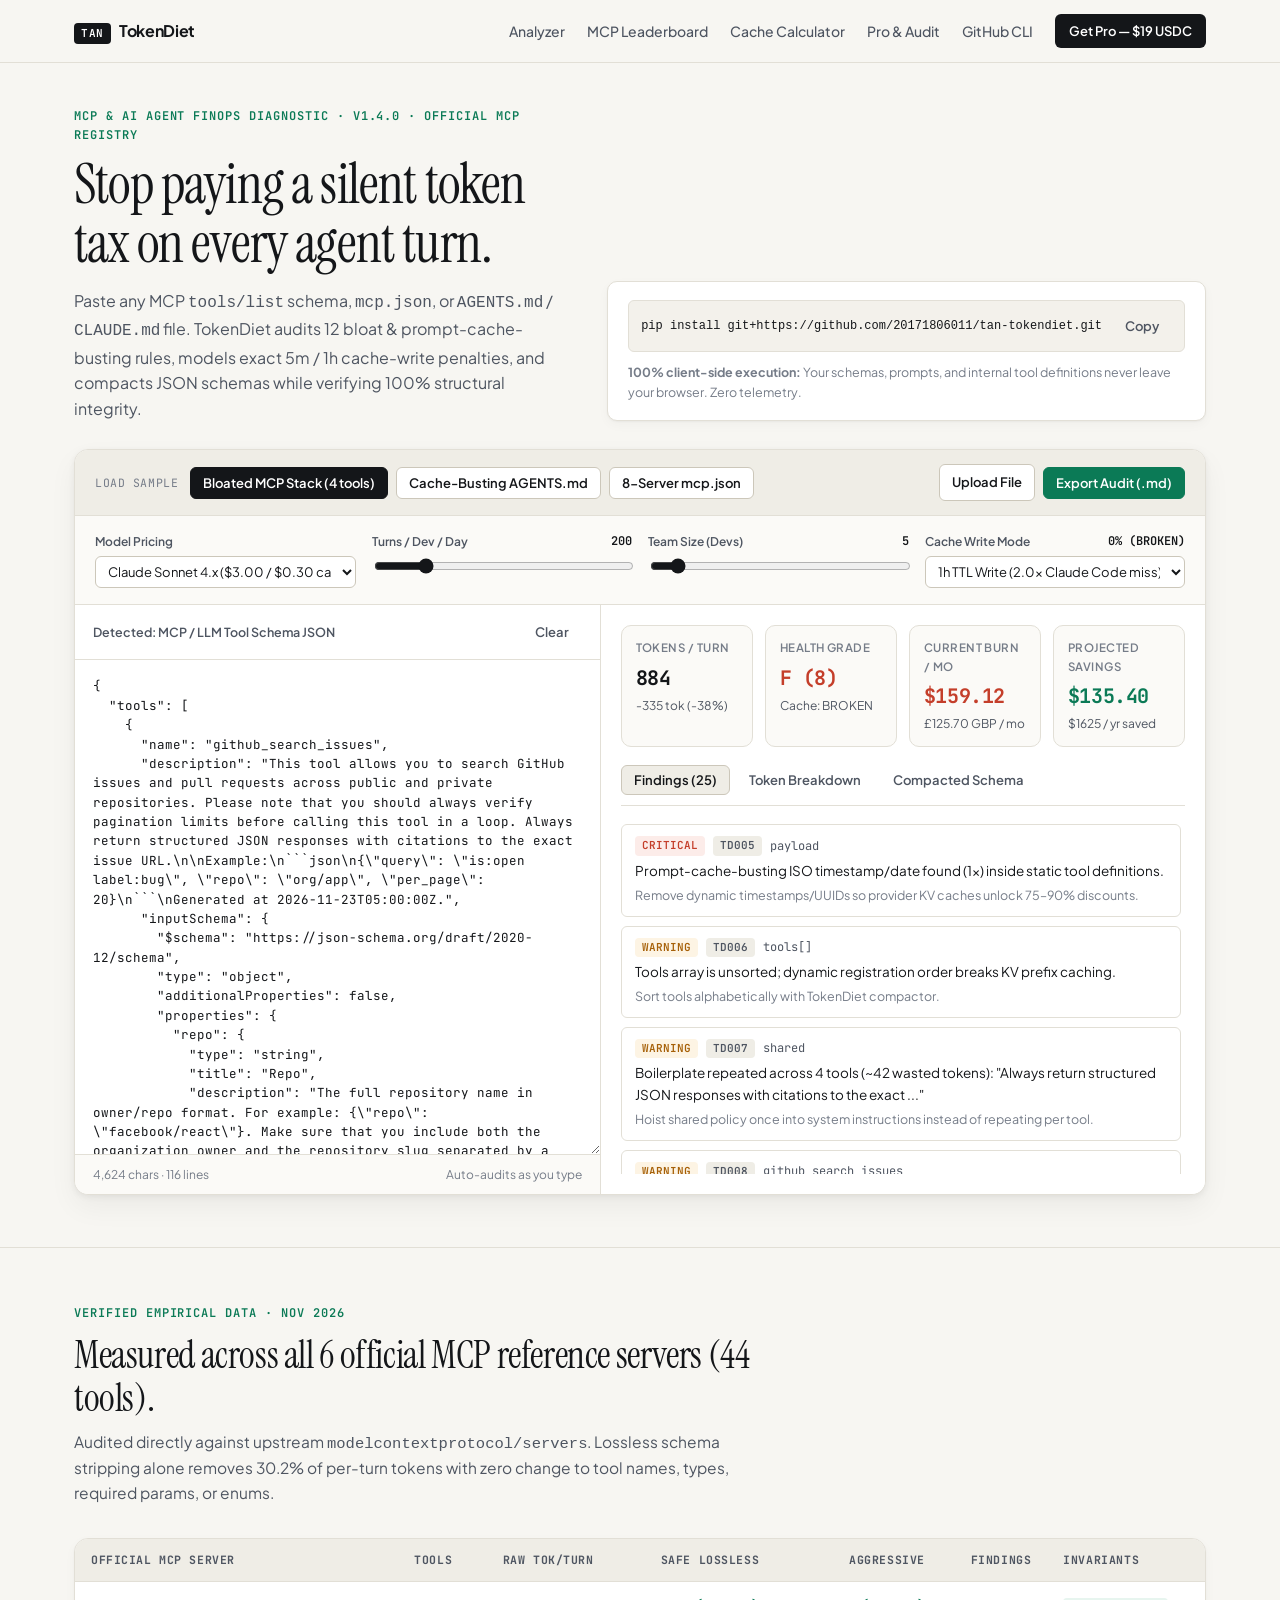
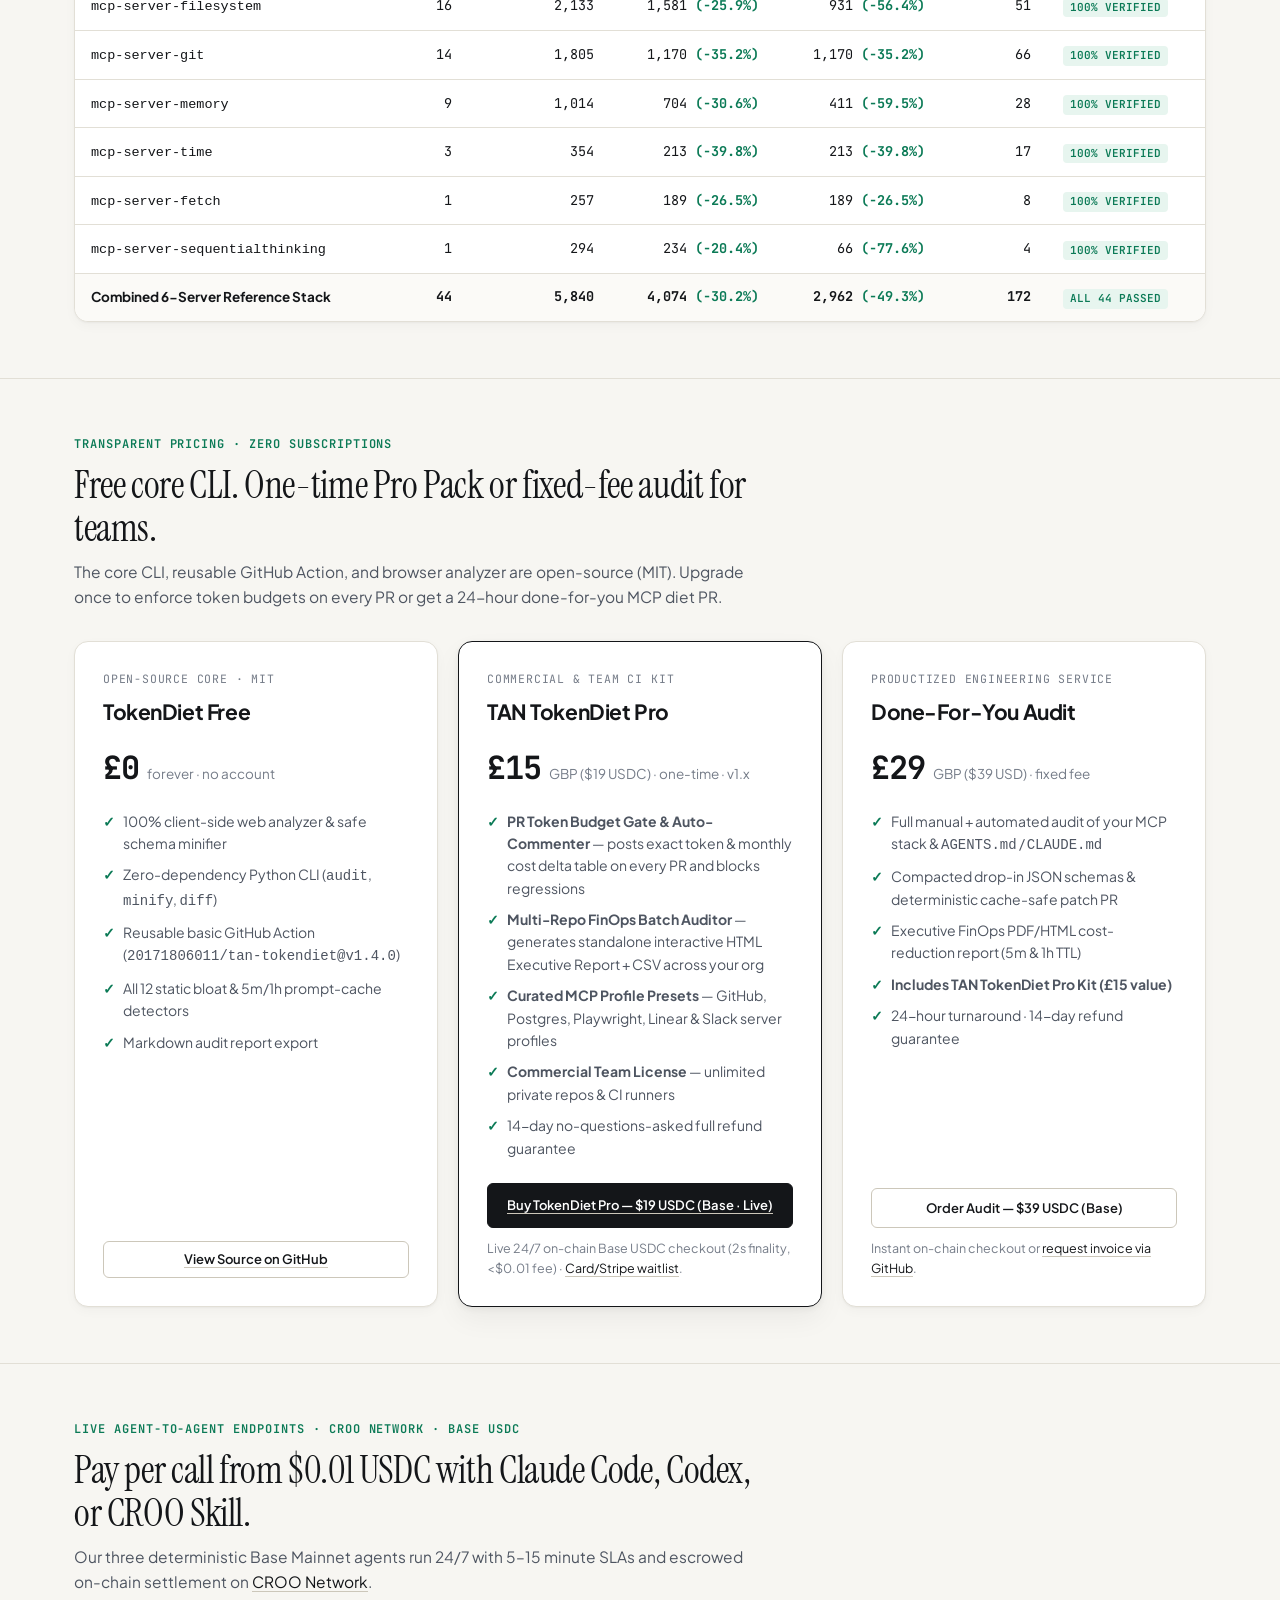
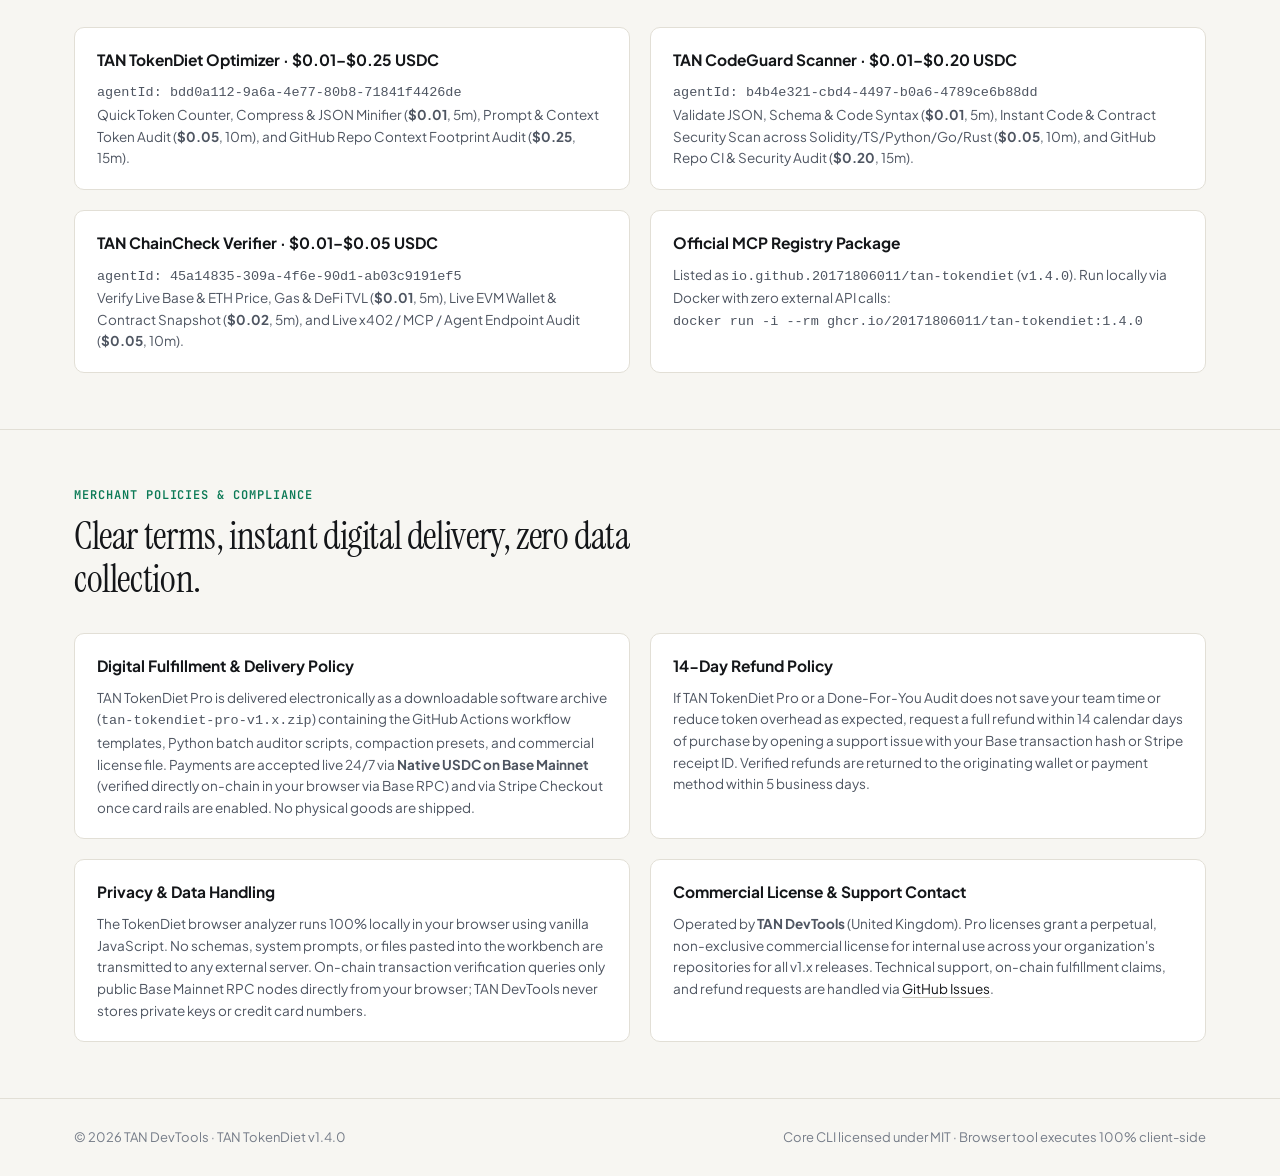
<file: docs/index.html>
<!DOCTYPE html>
<html lang="en">
<head>
  <meta charset="UTF-8" />
  <meta name="viewport" content="width=device-width, initial-scale=1.0" />
  <title>TAN TokenDiet — MCP Schema &amp; AI Agent Context Cost Auditor</title>
  <meta name="description" content="Audit, benchmark, and safely compact MCP tool schemas, mcp.json configs, and AGENTS.md / CLAUDE.md context files. Cut LLM token burn by 30-49% and fix prompt-cache misses — 100% client-side." />
  <link rel="canonical" href="https://20171806011.github.io/tan-tokendiet/" />
  <meta property="og:type" content="website" />
  <meta property="og:title" content="TAN TokenDiet — MCP Schema &amp; AI Agent Context Cost Auditor" />
  <meta property="og:description" content="Zero-dependency Python CLI + 100% client-side web analyzer that audits 12 MCP token-bloat &amp; prompt-cache-busting rules and safely minifies JSON schemas with 100% invariant checks." />
  <meta property="og:url" content="https://20171806011.github.io/tan-tokendiet/" />
  <meta name="twitter:card" content="summary_large_image" />
  <meta name="twitter:title" content="TAN TokenDiet — Cut MCP Tool Schema &amp; Prompt-Cache Token Burn" />
  <meta name="twitter:description" content="Measured across all 6 official modelcontextprotocol/servers (44 tools): -30.2% lossless / -49.3% aggressive compaction with 100% structural invariants." />
  <script type="application/ld+json">
  {
    "@context": "https://schema.org",
    "@type": "SoftwareApplication",
    "name": "TAN TokenDiet",
    "applicationCategory": "DeveloperApplication",
    "operatingSystem": "Cross-platform, Web",
    "softwareVersion": "1.4.0",
    "url": "https://20171806011.github.io/tan-tokendiet/",
    "codeRepository": "https://github.com/20171806011/tan-tokendiet",
    "license": "https://opensource.org/licenses/MIT",
    "offers": [
      { "@type": "Offer", "name": "Open-Source CLI & Web Analyzer", "price": "0", "priceCurrency": "USD" },
      { "@type": "Offer", "name": "CROO Agent Micro-Service (Token Counter & Minifier)", "price": "0.01", "priceCurrency": "USD" },
      { "@type": "Offer", "name": "TAN TokenDiet Pro CI & FinOps Kit", "price": "19", "priceCurrency": "USD" },
      { "@type": "Offer", "name": "24-Hour Done-For-You Custom MCP Audit", "price": "39", "priceCurrency": "USD" }
    ]
  }
  </script>
  <link rel="preconnect" href="https://fonts.googleapis.com" />
  <link rel="preconnect" href="https://fonts.gstatic.com" crossorigin />
  <link href="https://fonts.googleapis.com/css2?family=Instrument+Serif:ital@0;1&family=JetBrains+Mono:wght@400;500;600;700&family=Plus+Jakarta+Sans:wght@400;500;600;700&display=swap" rel="stylesheet" />
  <link rel="stylesheet" href="./styles.css" />
</head>
<body>
  <header class="site-header">
    <div class="container header-inner">
      <a href="#top" class="brand">
        <span class="brand-mark">TAN</span>
        <span>TokenDiet</span>
      </a>
      <nav class="nav-links" aria-label="Primary navigation">
        <a href="#analyzer">Analyzer</a>
        <a href="./leaderboard.html">MCP Leaderboard</a>
        <a href="./cache-calculator.html">Cache Calculator</a>
        <a href="#pricing">Pro &amp; Audit</a>
        <a href="https://github.com/20171806011/tan-tokendiet" target="_blank" rel="noopener">GitHub CLI</a>
        <a href="#pricing" class="nav-cta">Get Pro — $19 USDC</a>
      </nav>
    </div>
  </header>

  <main id="top">
    <section class="hero">
      <div class="container hero-grid">
        <div>
          <p class="eyebrow">MCP &amp; AI Agent FinOps Diagnostic · v1.4.0 · Official MCP Registry</p>
          <h1>Stop paying a silent token tax on every agent turn.</h1>
          <p class="hero-lead">
            Paste any MCP <code>tools/list</code> schema, <code>mcp.json</code>, or <code>AGENTS.md</code> / <code>CLAUDE.md</code> file.
            TokenDiet audits 12 bloat &amp; prompt-cache-busting rules, models exact 5m / 1h cache-write penalties, and compacts JSON schemas while verifying 100% structural integrity.
          </p>
        </div>
        <div class="hero-meta">
          <div class="cli-snippet">
            <code id="cli-install-cmd">pip install git+https://github.com/20171806011/tan-tokendiet.git</code>
            <button type="button" class="btn btn-ghost" id="btn-copy-cli" aria-label="Copy install command">Copy</button>
          </div>
          <p class="hero-privacy-note">
            <strong>100% client-side execution:</strong> Your schemas, prompts, and internal tool definitions never leave your browser. Zero telemetry.
          </p>
        </div>
      </div>
    </section>

    <section class="workbench" id="analyzer" aria-label="Interactive MCP Token Analyzer">
      <div class="container">
        <div class="workbench-shell">
          <div class="toolbar">
            <div class="sample-group">
              <span class="toolbar-label">Load Sample</span>
              <button type="button" class="btn is-active" id="sample-mcp">Bloated MCP Stack (4 tools)</button>
              <button type="button" class="btn" id="sample-agents">Cache-Busting AGENTS.md</button>
              <button type="button" class="btn" id="sample-config">8-Server mcp.json</button>
            </div>
            <div class="sample-group">
              <label class="btn" for="file-upload">Upload File</label>
              <input type="file" id="file-upload" accept=".json,.md,.txt,.yaml,.yml" hidden />
              <button type="button" class="btn btn-save" id="btn-export-report">Export Audit (.md)</button>
            </div>
          </div>

          <div class="cost-controls">
            <div class="control-field">
              <label for="model-select"><span>Model Pricing</span></label>
              <select id="model-select">
                <option value="claude-sonnet" selected>Claude Sonnet 4.x ($3.00 / $0.30 cached)</option>
                <option value="claude-opus">Claude Opus 4.x ($15.00 / $1.50 cached)</option>
                <option value="gpt-5">GPT-5 Flagship ($2.50 / $0.25 cached)</option>
                <option value="gemini-2.5-pro">Gemini 2.5 Pro ($1.25 / $0.31 cached)</option>
                <option value="gpt-4.1-mini">GPT-4.1 Mini ($0.40 / $0.10 cached)</option>
                <option value="gemini-2.5-flash">Gemini 2.5 Flash ($0.30 / $0.075 cached)</option>
              </select>
            </div>
            <div class="control-field">
              <label for="turns-slider"><span>Turns / Dev / Day</span><span class="control-val" id="turns-val">200</span></label>
              <input type="range" id="turns-slider" min="20" max="1000" step="20" value="200" />
            </div>
            <div class="control-field">
              <label for="team-slider"><span>Team Size (Devs)</span><span class="control-val" id="team-val">5</span></label>
              <input type="range" id="team-slider" min="1" max="50" step="1" value="5" />
            </div>
            <div class="control-field">
              <label for="cache-ttl-select"><span>Cache Write Mode</span><span class="control-val" id="cache-val">80% hit</span></label>
              <select id="cache-ttl-select">
                <option value="1h" selected>1h TTL Write (2.0× Claude Code miss)</option>
                <option value="5m">5m TTL Write (1.25× miss)</option>
                <option value="none">Standard Uncached (1.0× miss)</option>
              </select>
            </div>
          </div>

          <div class="panes">
            <div class="pane-left">
              <div class="pane-header">
                <span id="input-kind-label">Input Payload (MCP JSON / Config / Markdown)</span>
                <button type="button" class="btn btn-ghost" id="btn-clear">Clear</button>
              </div>
              <textarea id="payload-input" class="editor-textarea" spellcheck="false" aria-label="MCP schema or prompt input"></textarea>
              <div class="editor-footer">
                <span id="input-stats">0 chars · 0 lines</span>
                <span>Auto-audits as you type</span>
              </div>
            </div>

            <div class="pane-right">
              <div class="kpi-strip">
                <div class="kpi-cell">
                  <div class="kpi-label">Tokens / Turn</div>
                  <div class="kpi-num" id="kpi-tokens">0</div>
                  <div class="kpi-sub" id="kpi-reducible">0 reducible</div>
                </div>
                <div class="kpi-cell">
                  <div class="kpi-label">Health Grade</div>
                  <div class="kpi-num" id="kpi-grade">—</div>
                  <div class="kpi-sub" id="kpi-cache">Cache: —</div>
                </div>
                <div class="kpi-cell">
                  <div class="kpi-label">Current Burn / Mo</div>
                  <div class="kpi-num is-danger" id="kpi-burn">$0.00</div>
                  <div class="kpi-sub" id="kpi-burn-gbp">£0.00 GBP</div>
                </div>
                <div class="kpi-cell">
                  <div class="kpi-label">Projected Savings</div>
                  <div class="kpi-num is-save" id="kpi-savings">$0.00</div>
                  <div class="kpi-sub" id="kpi-savings-yr">$0 / yr saved</div>
                </div>
              </div>

              <div class="result-tabs" role="tablist">
                <button type="button" class="tab-btn is-active" data-tab="findings" role="tab">Findings (<span id="tab-findings-count">0</span>)</button>
                <button type="button" class="tab-btn" data-tab="breakdown" role="tab">Token Breakdown</button>
                <button type="button" class="tab-btn" data-tab="compactor" role="tab">Compacted Schema</button>
              </div>

              <div id="panel-findings" class="tab-panel is-active" role="tabpanel">
                <div id="findings-container" class="findings-list"></div>
              </div>

              <div id="panel-breakdown" class="tab-panel" role="tabpanel">
                <div class="bar-legend">
                  <span><span class="swatch" style="background: var(--accent-danger);"></span>Description tokens</span>
                  <span><span class="swatch" style="background: var(--ink-primary);"></span>JSON schema / structure</span>
                </div>
                <div id="bars-container" class="bar-list"></div>
              </div>

              <div id="panel-compactor" class="tab-panel" role="tabpanel">
                <div class="minify-controls">
                  <label class="toggle-label">
                    <input type="checkbox" id="toggle-aggressive" checked />
                    <span>Aggressive mode (strip inline examples &amp; filler)</span>
                  </label>
                  <div class="sample-group">
                    <span class="badge badge-save" id="invariant-badge">Invariants verified</span>
                    <button type="button" class="btn" id="btn-copy-minified">Copy JSON</button>
                    <button type="button" class="btn btn-primary" id="btn-download-minified">Download .json</button>
                  </div>
                </div>
                <pre id="minified-output" class="code-output"></pre>
              </div>
            </div>
          </div>
        </div>
      </div>
    </section>

    <section class="section" id="benchmarks">
      <div class="container">
        <div class="section-head">
          <p class="eyebrow">Verified Empirical Data · Nov 2026</p>
          <h2>Measured across all 6 official MCP reference servers (44 tools).</h2>
          <p class="section-sub">
            Audited directly against upstream <code>modelcontextprotocol/servers</code>. Lossless schema stripping alone removes 30.2% of per-turn tokens with zero change to tool names, types, required params, or enums.
          </p>
        </div>
        <div class="bench-table-wrap">
          <table class="bench-table">
            <thead>
              <tr>
                <th>Official MCP Server</th>
                <th class="num">Tools</th>
                <th class="num">Raw Tok/Turn</th>
                <th class="num">Safe Lossless</th>
                <th class="num">Aggressive</th>
                <th class="num">Findings</th>
                <th>Invariants</th>
              </tr>
            </thead>
            <tbody>
              <tr><td><code>mcp-server-filesystem</code></td><td class="num">16</td><td class="num">2,133</td><td class="num">1,581 <span class="bench-save">(-25.9%)</span></td><td class="num">931 <span class="bench-save">(-56.4%)</span></td><td class="num">51</td><td><span class="badge badge-save">100% Verified</span></td></tr>
              <tr><td><code>mcp-server-git</code></td><td class="num">14</td><td class="num">1,805</td><td class="num">1,170 <span class="bench-save">(-35.2%)</span></td><td class="num">1,170 <span class="bench-save">(-35.2%)</span></td><td class="num">66</td><td><span class="badge badge-save">100% Verified</span></td></tr>
              <tr><td><code>mcp-server-memory</code></td><td class="num">9</td><td class="num">1,014</td><td class="num">704 <span class="bench-save">(-30.6%)</span></td><td class="num">411 <span class="bench-save">(-59.5%)</span></td><td class="num">28</td><td><span class="badge badge-save">100% Verified</span></td></tr>
              <tr><td><code>mcp-server-time</code></td><td class="num">3</td><td class="num">354</td><td class="num">213 <span class="bench-save">(-39.8%)</span></td><td class="num">213 <span class="bench-save">(-39.8%)</span></td><td class="num">17</td><td><span class="badge badge-save">100% Verified</span></td></tr>
              <tr><td><code>mcp-server-fetch</code></td><td class="num">1</td><td class="num">257</td><td class="num">189 <span class="bench-save">(-26.5%)</span></td><td class="num">189 <span class="bench-save">(-26.5%)</span></td><td class="num">8</td><td><span class="badge badge-save">100% Verified</span></td></tr>
              <tr><td><code>mcp-server-sequentialthinking</code></td><td class="num">1</td><td class="num">294</td><td class="num">234 <span class="bench-save">(-20.4%)</span></td><td class="num">66 <span class="bench-save">(-77.6%)</span></td><td class="num">4</td><td><span class="badge badge-save">100% Verified</span></td></tr>
              <tr class="bench-total"><td>Combined 6-Server Reference Stack</td><td class="num">44</td><td class="num">5,840</td><td class="num">4,074 <span class="bench-save">(-30.2%)</span></td><td class="num">2,962 <span class="bench-save">(-49.3%)</span></td><td class="num">172</td><td><span class="badge badge-save">All 44 Passed</span></td></tr>
            </tbody>
          </table>
        </div>
      </div>
    </section>

    <section class="section" id="pricing">
      <div class="container">
        <div class="section-head">
          <p class="eyebrow">Transparent Pricing · Zero Subscriptions</p>
          <h2>Free core CLI. One-time Pro Pack or fixed-fee audit for teams.</h2>
          <p class="section-sub">
            The core CLI, reusable GitHub Action, and browser analyzer are open-source (MIT). Upgrade once to enforce token budgets on every PR or get a 24-hour done-for-you MCP diet PR.
          </p>
        </div>

        <div class="pricing-grid">
          <div class="plan-card">
            <div>
              <div class="plan-kicker">Open-Source Core · MIT</div>
              <h3 class="plan-title">TokenDiet Free</h3>
              <div class="plan-price">
                <span class="price-main">£0</span>
                <span class="price-note">forever · no account</span>
              </div>
              <ul class="plan-list">
                <li>100% client-side web analyzer &amp; safe schema minifier</li>
                <li>Zero-dependency Python CLI (<code>audit</code>, <code>minify</code>, <code>diff</code>)</li>
                <li>Reusable basic GitHub Action (<code>20171806011/tan-tokendiet@v1.4.0</code>)</li>
                <li>All 12 static bloat &amp; 5m/1h prompt-cache detectors</li>
                <li>Markdown audit report export</li>
              </ul>
            </div>
            <a href="https://github.com/20171806011/tan-tokendiet" target="_blank" rel="noopener" class="btn">View Source on GitHub</a>
          </div>

          <div class="plan-card is-featured">
            <div>
              <div class="plan-kicker">Commercial &amp; Team CI Kit</div>
              <h3 class="plan-title">TAN TokenDiet Pro</h3>
              <div class="plan-price">
                <span class="price-main" id="pro-price-display">£15</span>
                <span class="price-note" id="pro-price-sub">GBP ($19 USD) · one-time · v1.x</span>
              </div>
              <ul class="plan-list">
                <li><strong>PR Token Budget Gate &amp; Auto-Commenter</strong> — posts exact token &amp; monthly cost delta table on every PR and blocks regressions</li>
                <li><strong>Multi-Repo FinOps Batch Auditor</strong> — generates standalone interactive HTML Executive Report + CSV across your org</li>
                <li><strong>Curated MCP Profile Presets</strong> — GitHub, Postgres, Playwright, Linear &amp; Slack server profiles</li>
                <li><strong>Commercial Team License</strong> — unlimited private repos &amp; CI runners</li>
                <li>14-day no-questions-asked full refund guarantee</li>
              </ul>
            </div>
            <div>
              <a href="#pricing" id="btn-buy-pro" class="btn btn-primary" style="width: 100%; padding: 11px 16px;">Loading checkout…</a>
              <p class="checkout-status-note" id="checkout-status-note"></p>
            </div>
          </div>

          <div class="plan-card">
            <div>
              <div class="plan-kicker">Productized Engineering Service</div>
              <h3 class="plan-title">Done-For-You Audit</h3>
              <div class="plan-price">
                <span class="price-main">£29</span>
                <span class="price-note">GBP ($39 USD) · fixed fee</span>
              </div>
              <ul class="plan-list">
                <li>Full manual + automated audit of your MCP stack &amp; <code>AGENTS.md</code> / <code>CLAUDE.md</code></li>
                <li>Compacted drop-in JSON schemas &amp; deterministic cache-safe patch PR</li>
                <li>Executive FinOps PDF/HTML cost-reduction report (5m &amp; 1h TTL)</li>
                <li><strong>Includes TAN TokenDiet Pro Kit (£15 value)</strong></li>
                <li>24-hour turnaround · 14-day refund guarantee</li>
              </ul>
            </div>
            <div>
              <button type="button" id="btn-buy-audit" class="btn" style="width: 100%; padding: 11px 16px;">Order Audit — $39 USDC (Base)</button>
              <p class="checkout-status-note">Instant on-chain checkout or <a href="https://github.com/20171806011/tan-tokendiet/issues/new?template=custom-mcp-audit.md" target="_blank" rel="noopener">request invoice via GitHub</a>.</p>
            </div>
          </div>
        </div>
      </div>
    </section>

    <section class="section" id="croo-agents">
      <div class="container">
        <div class="section-head">
          <p class="eyebrow">Live Agent-to-Agent Endpoints · CROO Network · Base USDC</p>
          <h2>Pay per call from $0.01 USDC with Claude Code, Codex, or CROO Skill.</h2>
          <p class="section-sub">
            Our three deterministic Base Mainnet agents run 24/7 with 5–15 minute SLAs and escrowed on-chain settlement on <a href="https://agent.croo.network" target="_blank" rel="noopener">CROO Network</a>.
          </p>
        </div>

        <div class="policy-grid">
          <article class="policy-block">
            <h3>TAN TokenDiet Optimizer · $0.01–$0.25 USDC</h3>
            <p>
              <code>agentId: bdd0a112-9a6a-4e77-80b8-71841f4426de</code><br />
              Quick Token Counter, Compress &amp; JSON Minifier (<strong>$0.01</strong>, 5m), Prompt &amp; Context Token Audit (<strong>$0.05</strong>, 10m), and GitHub Repo Context Footprint Audit (<strong>$0.25</strong>, 15m).
            </p>
          </article>

          <article class="policy-block">
            <h3>TAN CodeGuard Scanner · $0.01–$0.20 USDC</h3>
            <p>
              <code>agentId: b4b4e321-cbd4-4497-b0a6-4789ce6b88dd</code><br />
              Validate JSON, Schema &amp; Code Syntax (<strong>$0.01</strong>, 5m), Instant Code &amp; Contract Security Scan across Solidity/TS/Python/Go/Rust (<strong>$0.05</strong>, 10m), and GitHub Repo CI &amp; Security Audit (<strong>$0.20</strong>, 15m).
            </p>
          </article>

          <article class="policy-block">
            <h3>TAN ChainCheck Verifier · $0.01–$0.05 USDC</h3>
            <p>
              <code>agentId: 45a14835-309a-4f6e-90d1-ab03c9191ef5</code><br />
              Verify Live Base &amp; ETH Price, Gas &amp; DeFi TVL (<strong>$0.01</strong>, 5m), Live EVM Wallet &amp; Contract Snapshot (<strong>$0.02</strong>, 5m), and Live x402 / MCP / Agent Endpoint Audit (<strong>$0.05</strong>, 10m).
            </p>
          </article>

          <article class="policy-block">
            <h3>Official MCP Registry Package</h3>
            <p>
              Listed as <code>io.github.20171806011/tan-tokendiet</code> (<code>v1.4.0</code>). Run locally via Docker with zero external API calls:<br />
              <code>docker run -i --rm ghcr.io/20171806011/tan-tokendiet:1.4.0</code>
            </p>
          </article>
        </div>
      </div>
    </section>

    <section class="section" id="policies">
      <div class="container">
        <div class="section-head">
          <p class="eyebrow">Merchant Policies &amp; Compliance</p>
          <h2>Clear terms, instant digital delivery, zero data collection.</h2>
        </div>

        <div class="policy-grid">
          <article class="policy-block">
            <h3>Digital Fulfillment &amp; Delivery Policy</h3>
            <p>
              TAN TokenDiet Pro is delivered electronically as a downloadable software archive (<code>tan-tokendiet-pro-v1.x.zip</code>) containing the GitHub Actions workflow templates, Python batch auditor scripts, compaction presets, and commercial license file. Payments are accepted live 24/7 via <strong>Native USDC on Base Mainnet</strong> (verified directly on-chain in your browser via Base RPC) and via Stripe Checkout once card rails are enabled. No physical goods are shipped.
            </p>
          </article>

          <article class="policy-block">
            <h3>14-Day Refund Policy</h3>
            <p>
              If TAN TokenDiet Pro or a Done-For-You Audit does not save your team time or reduce token overhead as expected, request a full refund within 14 calendar days of purchase by opening a support issue with your Base transaction hash or Stripe receipt ID. Verified refunds are returned to the originating wallet or payment method within 5 business days.
            </p>
          </article>

          <article class="policy-block">
            <h3>Privacy &amp; Data Handling</h3>
            <p>
              The TokenDiet browser analyzer runs 100% locally in your browser using vanilla JavaScript. No schemas, system prompts, or files pasted into the workbench are transmitted to any external server. On-chain transaction verification queries only public Base Mainnet RPC nodes directly from your browser; TAN DevTools never stores private keys or credit card numbers.
            </p>
          </article>

          <article class="policy-block">
            <h3>Commercial License &amp; Support Contact</h3>
            <p>
              Operated by <strong>TAN DevTools</strong> (United Kingdom). Pro licenses grant a perpetual, non-exclusive commercial license for internal use across your organization's repositories for all v1.x releases. Technical support, on-chain fulfillment claims, and refund requests are handled via <a href="https://github.com/20171806011/tan-tokendiet/issues" target="_blank" rel="noopener">GitHub Issues</a>.
            </p>
          </article>
        </div>
      </div>
    </section>
  </main>

  <div class="modal-backdrop" id="usdc-modal" role="dialog" aria-modal="true" aria-labelledby="usdc-modal-title">
    <div class="modal-card">
      <div class="modal-header">
        <h3 id="usdc-modal-title">Instant On-Chain Checkout (USDC · Base Mainnet)</h3>
        <button type="button" class="btn btn-ghost" id="btn-close-modal" aria-label="Close modal">Close</button>
      </div>
      <div class="modal-body">
        <div class="pay-summary">
          <div>
            <strong id="modal-item-name">TAN TokenDiet Pro — v1.x Team License</strong>
            <div class="modal-meta">Network: Base Mainnet (Chain ID 8453) · Native USDC</div>
          </div>
          <div class="pay-amount" id="modal-item-price">19.00 USDC</div>
        </div>

        <div>
          <label class="modal-meta" style="display:block;margin-bottom:5px;font-weight:600;color:var(--ink-secondary);">1. Send exact Native USDC on Base to TAN Treasury:</label>
          <div class="addr-box">
            <code id="modal-treasury-addr">0xf7D6e17CdD1C803d0cF5240DC5eDab34f8Db8EF5</code>
            <button type="button" class="btn" id="btn-copy-treasury">Copy</button>
          </div>
          <p class="modal-meta" style="margin-top:6px;">
            USDC Contract: <code>0x833589fCD6eDb6E08f4c7C32D4f71b54bdA02913</code> ·
            <a id="modal-eip681-link" href="#">Open in Wallet (EIP-681)</a> ·
            <a id="modal-basescan-addr" href="https://basescan.org/address/0xf7D6e17CdD1C803d0cF5240DC5eDab34f8Db8EF5" target="_blank" rel="noopener">Verify on BaseScan</a>
          </p>
        </div>

        <div>
          <label class="modal-meta" for="tx-hash-input" style="display:block;margin-bottom:5px;font-weight:600;color:var(--ink-secondary);">2. Paste Base Transaction Hash for instant RPC verification:</label>
          <div class="verify-row">
            <input type="text" id="tx-hash-input" class="verify-input" placeholder="0x... (66-char Base tx hash)" spellcheck="false" />
            <button type="button" class="btn btn-save" id="btn-verify-tx">Verify Tx</button>
          </div>
        </div>

        <div id="verify-result" class="verify-result"></div>

        <p class="modal-meta" id="modal-fiat-fallback">
          Prefer fiat card checkout (GBP/USD via Stripe)? <a href="https://github.com/20171806011/tan-tokendiet/issues/new?template=pro-license-request.md" target="_blank" rel="noopener">Reserve via GitHub</a>.
        </p>
      </div>
    </div>
  </div>

  <footer class="site-footer">
    <div class="container footer-inner">
      <span>© 2026 TAN DevTools · TAN TokenDiet v1.4.0</span>
      <span>Core CLI licensed under MIT · Browser tool executes 100% client-side</span>
    </div>
  </footer>

  <script src="./app.js"></script>
</body>
</html>
</file>
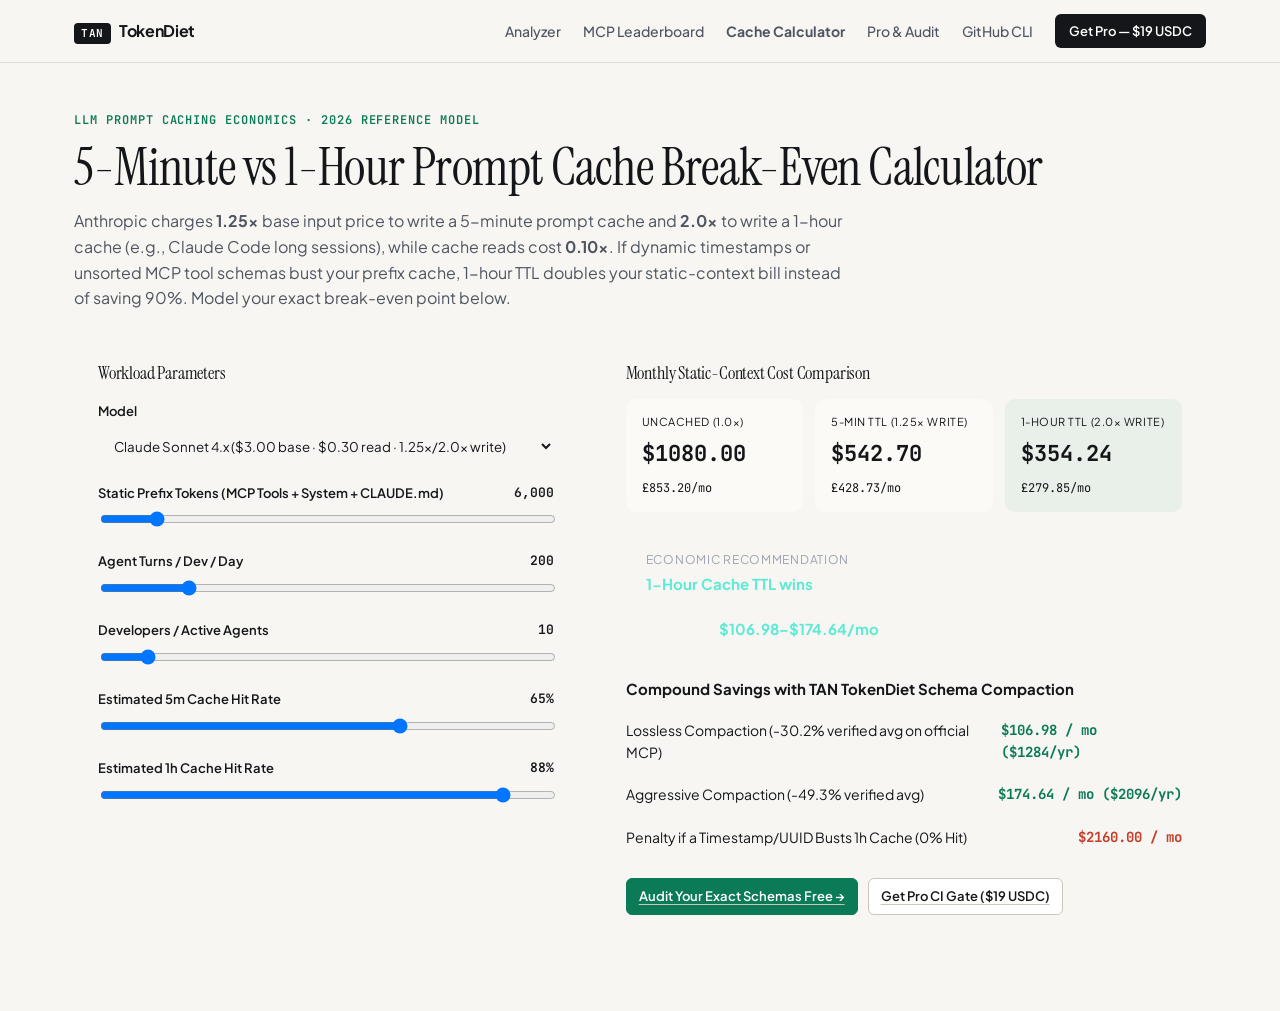
<file: docs/cache-calculator.html>
<!DOCTYPE html>
<html lang="en">
<head>
  <meta charset="UTF-8" />
  <meta name="viewport" content="width=device-width, initial-scale=1.0" />
  <title>Claude Code 5-Min vs 1-Hour Prompt Cache Cost Calculator (2026) — TAN TokenDiet</title>
  <meta name="description" content="Interactive 5-minute (1.25x) vs 1-hour (2.0x) prompt-cache break-even calculator for Claude Sonnet/Opus, GPT-5, and Gemini 2.5. Quantify MCP tool schema overhead and monthly savings." />
  <link rel="canonical" href="https://20171806011.github.io/tan-tokendiet/cache-calculator.html" />
  <meta property="og:type" content="website" />
  <meta property="og:title" content="Claude Code 5m vs 1h Prompt-Cache Cost Calculator — TAN TokenDiet" />
  <meta property="og:description" content="Calculate whether 5-minute or 1-hour prompt-cache TTL saves or wastes money for your MCP tool stack and agent turn cadence." />
  <meta property="og:url" content="https://20171806011.github.io/tan-tokendiet/cache-calculator.html" />
  <meta name="twitter:card" content="summary_large_image" />
  <script type="application/ld+json">
  {
    "@context": "https://schema.org",
    "@type": "WebApplication",
    "name": "TAN TokenDiet Prompt-Cache 5m vs 1h Break-Even Calculator",
    "applicationCategory": "DeveloperApplication",
    "operatingSystem": "Web",
    "url": "https://20171806011.github.io/tan-tokendiet/cache-calculator.html",
    "offers": { "@type": "Offer", "price": "0", "priceCurrency": "USD" }
  }
  </script>
  <link rel="preconnect" href="https://fonts.googleapis.com" />
  <link rel="preconnect" href="https://fonts.gstatic.com" crossorigin />
  <link href="https://fonts.googleapis.com/css2?family=Instrument+Serif:ital@0;1&family=JetBrains+Mono:wght@400;500;600;700&family=Plus+Jakarta+Sans:wght@400;500;600;700&display=swap" rel="stylesheet" />
  <link rel="stylesheet" href="./styles.css" />
  <style>
    .calc-wrap { padding: 48px 0 72px; }
    .calc-grid { display: grid; grid-template-columns: minmax(290px, 1fr) minmax(320px, 1.2fr); gap: 24px; margin-top: 28px; }
    @media (max-width: 860px) { .calc-grid { grid-template-columns: 1fr; } }
    .panel { background: var(--surface); border: 1px solid var(--border); border-radius: 14px; padding: 24px; }
    .field { margin-bottom: 18px; }
    .field label { display: flex; justify-content: space-between; font-size: 13px; font-weight: 600; margin-bottom: 6px; }
    .field input[type="range"], .field select { width: 100%; }
    .field select { padding: 9px 12px; border: 1px solid var(--border); border-radius: 8px; background: var(--bg, #f7f6f2); color: var(--ink); font-family: inherit; }
    .mono { font-family: 'JetBrains Mono', monospace; }
    .result-cards { display: grid; grid-template-columns: repeat(3, 1fr); gap: 12px; margin-bottom: 20px; }
    @media (max-width: 640px) { .result-cards { grid-template-columns: 1fr; } }
    .rcard { background: #fbfaf7; border: 1px solid var(--border); border-radius: 10px; padding: 14px 16px; }
    .rcard.winner { border-color: #0b7a56; background: rgba(11, 122, 86, 0.06); }
    .rcard small { display: block; font-size: 11px; text-transform: uppercase; letter-spacing: .05em; color: var(--muted); }
    .rcard strong { display: block; font-family: 'JetBrains Mono', monospace; font-size: 22px; margin: 6px 0 2px; }
    .verdict-box { background: var(--ink); color: #f7f6f2; border-radius: 12px; padding: 18px 20px; margin-bottom: 18px; }
    .verdict-box strong { color: #5eead4; }
    .save-row { display: flex; justify-content: space-between; padding: 10px 0; border-bottom: 1px solid var(--border); font-size: 14px; }
    .save-row:last-child { border-bottom: 0; }
  </style>
</head>
<body>
  <header class="site-header">
    <div class="container header-inner">
      <a href="./index.html" class="brand">
        <span class="brand-mark">TAN</span>
        <span>TokenDiet</span>
      </a>
      <nav class="nav-links" aria-label="Primary navigation">
        <a href="./index.html#analyzer">Analyzer</a>
        <a href="./leaderboard.html">MCP Leaderboard</a>
        <a href="./cache-calculator.html" aria-current="page"><strong>Cache Calculator</strong></a>
        <a href="./index.html#pricing">Pro &amp; Audit</a>
        <a href="https://github.com/20171806011/tan-tokendiet" target="_blank" rel="noopener">GitHub CLI</a>
        <a href="./index.html#pricing" class="nav-cta">Get Pro — $19 USDC</a>
      </nav>
    </div>
  </header>

  <main class="calc-wrap">
    <div class="container">
      <p class="eyebrow">LLM Prompt Caching Economics · 2026 Reference Model</p>
      <h1 style="font-family:'Instrument Serif',serif;font-size:clamp(34px,5vw,52px);line-height:1.08;margin:8px 0 12px;">5-Minute vs 1-Hour Prompt Cache Break-Even Calculator</h1>
      <p class="hero-lead" style="max-width:780px;">
        Anthropic charges <strong>1.25×</strong> base input price to write a 5-minute prompt cache and <strong>2.0×</strong> to write a 1-hour cache (e.g., Claude Code long sessions), while cache reads cost <strong>0.10×</strong>.
        If dynamic timestamps or unsorted MCP tool schemas bust your prefix cache, 1-hour TTL doubles your static-context bill instead of saving 90%. Model your exact break-even point below.
      </p>

      <div class="calc-grid">
        <div class="panel">
          <h2 style="margin:0 0 18px;font-size:18px;">Workload Parameters</h2>
          <div class="field">
            <label for="c-model"><span>Model</span></label>
            <select id="c-model">
              <option value="claude-sonnet" selected>Claude Sonnet 4.x ($3.00 base · $0.30 read · 1.25×/2.0× write)</option>
              <option value="claude-opus">Claude Opus 4.x ($15.00 base · $1.50 read · 1.25×/2.0× write)</option>
              <option value="gpt-5">GPT-5 ($2.50 base · $0.25 read · 1.0× write)</option>
              <option value="gemini-2.5-pro">Gemini 2.5 Pro ($1.25 base · $0.31 read · 1.0× write)</option>
            </select>
          </div>
          <div class="field">
            <label for="c-tokens"><span>Static Prefix Tokens (MCP Tools + System + CLAUDE.md)</span><span class="mono" id="v-tokens">6,000</span></label>
            <input type="range" id="c-tokens" min="500" max="50000" step="500" value="6000" />
          </div>
          <div class="field">
            <label for="c-turns"><span>Agent Turns / Dev / Day</span><span class="mono" id="v-turns">200</span></label>
            <input type="range" id="c-turns" min="20" max="1000" step="20" value="200" />
          </div>
          <div class="field">
            <label for="c-devs"><span>Developers / Active Agents</span><span class="mono" id="v-devs">10</span></label>
            <input type="range" id="c-devs" min="1" max="100" step="1" value="10" />
          </div>
          <div class="field">
            <label for="c-hit5"><span>Estimated 5m Cache Hit Rate</span><span class="mono" id="v-hit5">65%</span></label>
            <input type="range" id="c-hit5" min="0" max="98" step="1" value="65" />
          </div>
          <div class="field">
            <label for="c-hit1h"><span>Estimated 1h Cache Hit Rate</span><span class="mono" id="v-hit1h">88%</span></label>
            <input type="range" id="c-hit1h" min="0" max="98" step="1" value="88" />
          </div>
        </div>

        <div class="panel">
          <h2 style="margin:0 0 16px;font-size:18px;">Monthly Static-Context Cost Comparison</h2>
          <div class="result-cards">
            <div class="rcard" id="card-none">
              <small>Uncached (1.0×)</small>
              <strong id="out-none">$0.00</strong>
              <span class="mono" style="font-size:12px;color:var(--muted);" id="out-none-gbp">£0.00/mo</span>
            </div>
            <div class="rcard" id="card-5m">
              <small>5-Min TTL (1.25× write)</small>
              <strong id="out-5m">$0.00</strong>
              <span class="mono" style="font-size:12px;color:var(--muted);" id="out-5m-gbp">£0.00/mo</span>
            </div>
            <div class="rcard" id="card-1h">
              <small>1-Hour TTL (2.0× write)</small>
              <strong id="out-1h">$0.00</strong>
              <span class="mono" style="font-size:12px;color:var(--muted);" id="out-1h-gbp">£0.00/mo</span>
            </div>
          </div>

          <div class="verdict-box">
            <div style="font-size:12px;text-transform:uppercase;letter-spacing:.06em;color:#9ca3af;margin-bottom:4px;">Economic Recommendation</div>
            <div id="out-verdict" style="font-size:15px;line-height:1.5;">—</div>
          </div>

          <h3 style="margin:14px 0 8px;font-size:15px;">Compound Savings with TAN TokenDiet Schema Compaction</h3>
          <div>
            <div class="save-row">
              <span>Lossless Compaction (-30.2% verified avg on official MCP)</span>
              <strong class="mono" style="color:#0b7a56;" id="out-save-safe">$0.00 / mo</strong>
            </div>
            <div class="save-row">
              <span>Aggressive Compaction (-49.3% verified avg)</span>
              <strong class="mono" style="color:#0b7a56;" id="out-save-agg">$0.00 / mo</strong>
            </div>
            <div class="save-row">
              <span>Penalty if a Timestamp/UUID Busts 1h Cache (0% Hit)</span>
              <strong class="mono" style="color:#c43e2a;" id="out-bust-penalty">$0.00 / mo</strong>
            </div>
          </div>

          <div style="margin-top:20px;display:flex;gap:10px;flex-wrap:wrap;">
            <a href="./index.html#analyzer" class="btn btn-save">Audit Your Exact Schemas Free →</a>
            <a href="./index.html#pricing" class="btn">Get Pro CI Gate ($19 USDC)</a>
          </div>
        </div>
      </div>
    </div>
  </main>

  <script>
    const MODELS = {
      "claude-sonnet": { base: 3.00, read: 0.30, w5: 1.25, w1h: 2.00 },
      "claude-opus":   { base: 15.00, read: 1.50, w5: 1.25, w1h: 2.00 },
      "gpt-5":         { base: 2.50, read: 0.25, w5: 1.00, w1h: 1.00 },
      "gemini-2.5-pro":{ base: 1.25, read: 0.31, w5: 1.00, w1h: 1.00 },
    };
    const GBP = 0.79;

    function recalc() {
      const m = MODELS[document.getElementById("c-model").value];
      const tokens = Number(document.getElementById("c-tokens").value);
      const turns = Number(document.getElementById("c-turns").value);
      const devs = Number(document.getElementById("c-devs").value);
      const hit5 = Number(document.getElementById("c-hit5").value) / 100;
      const hit1h = Number(document.getElementById("c-hit1h").value) / 100;

      document.getElementById("v-tokens").textContent = tokens.toLocaleString();
      document.getElementById("v-turns").textContent = turns.toLocaleString();
      document.getElementById("v-devs").textContent = devs.toLocaleString();
      document.getElementById("v-hit5").textContent = Math.round(hit5 * 100) + "%";
      document.getElementById("v-hit1h").textContent = Math.round(hit1h * 100) + "%";

      const mTokens = (tokens * turns * devs * 30) / 1e6;
      const costNone = mTokens * m.base;
      const cost5m = mTokens * ((1 - hit5) * m.base * m.w5 + hit5 * m.read);
      const cost1h = mTokens * ((1 - hit1h) * m.base * m.w1h + hit1h * m.read);
      const bust1h = mTokens * m.base * m.w1h;

      document.getElementById("out-none").textContent = "$" + costNone.toFixed(2);
      document.getElementById("out-none-gbp").textContent = "£" + (costNone * GBP).toFixed(2) + "/mo";
      document.getElementById("out-5m").textContent = "$" + cost5m.toFixed(2);
      document.getElementById("out-5m-gbp").textContent = "£" + (cost5m * GBP).toFixed(2) + "/mo";
      document.getElementById("out-1h").textContent = "$" + cost1h.toFixed(2);
      document.getElementById("out-1h-gbp").textContent = "£" + (cost1h * GBP).toFixed(2) + "/mo";

      const best = Math.min(costNone, cost5m, cost1h);
      ["card-none", "card-5m", "card-1h"].forEach(id => document.getElementById(id).classList.remove("winner"));
      let winnerName = "Uncached";
      if (best === cost1h) {
        document.getElementById("card-1h").classList.add("winner");
        winnerName = "1-Hour Cache TTL";
      } else if (best === cost5m) {
        document.getElementById("card-5m").classList.add("winner");
        winnerName = "5-Minute Cache TTL";
      } else {
        document.getElementById("card-none").classList.add("winner");
      }

      const diff5vs1 = Math.abs(cost5m - cost1h).toFixed(2);
      document.getElementById("out-verdict").innerHTML =
        `<strong>${winnerName} wins</strong> at $${best.toFixed(2)}/mo (${best === cost1h ? "saves $" + diff5vs1 + "/mo vs 5m TTL" : best === cost5m ? "saves $" + diff5vs1 + "/mo vs 1h TTL" : "cache hit rate is too low for write multipliers"}). ` +
        `Compacting static MCP tool schemas with TokenDiet reduces this further by <strong>$${(best * 0.302).toFixed(2)}–$${(best * 0.493).toFixed(2)}/mo</strong>.`;

      document.getElementById("out-save-safe").textContent = "$" + (best * 0.302).toFixed(2) + " / mo ($" + (best * 0.302 * 12).toFixed(0) + "/yr)";
      document.getElementById("out-save-agg").textContent = "$" + (best * 0.493).toFixed(2) + " / mo ($" + (best * 0.493 * 12).toFixed(0) + "/yr)";
      document.getElementById("out-bust-penalty").textContent = "$" + bust1h.toFixed(2) + " / mo";
    }

    ["c-model", "c-tokens", "c-turns", "c-devs", "c-hit5", "c-hit1h"].forEach(id => {
      document.getElementById(id).addEventListener("input", recalc);
      document.getElementById(id).addEventListener("change", recalc);
    });
    recalc();
  </script>
</body>
</html>
</file>
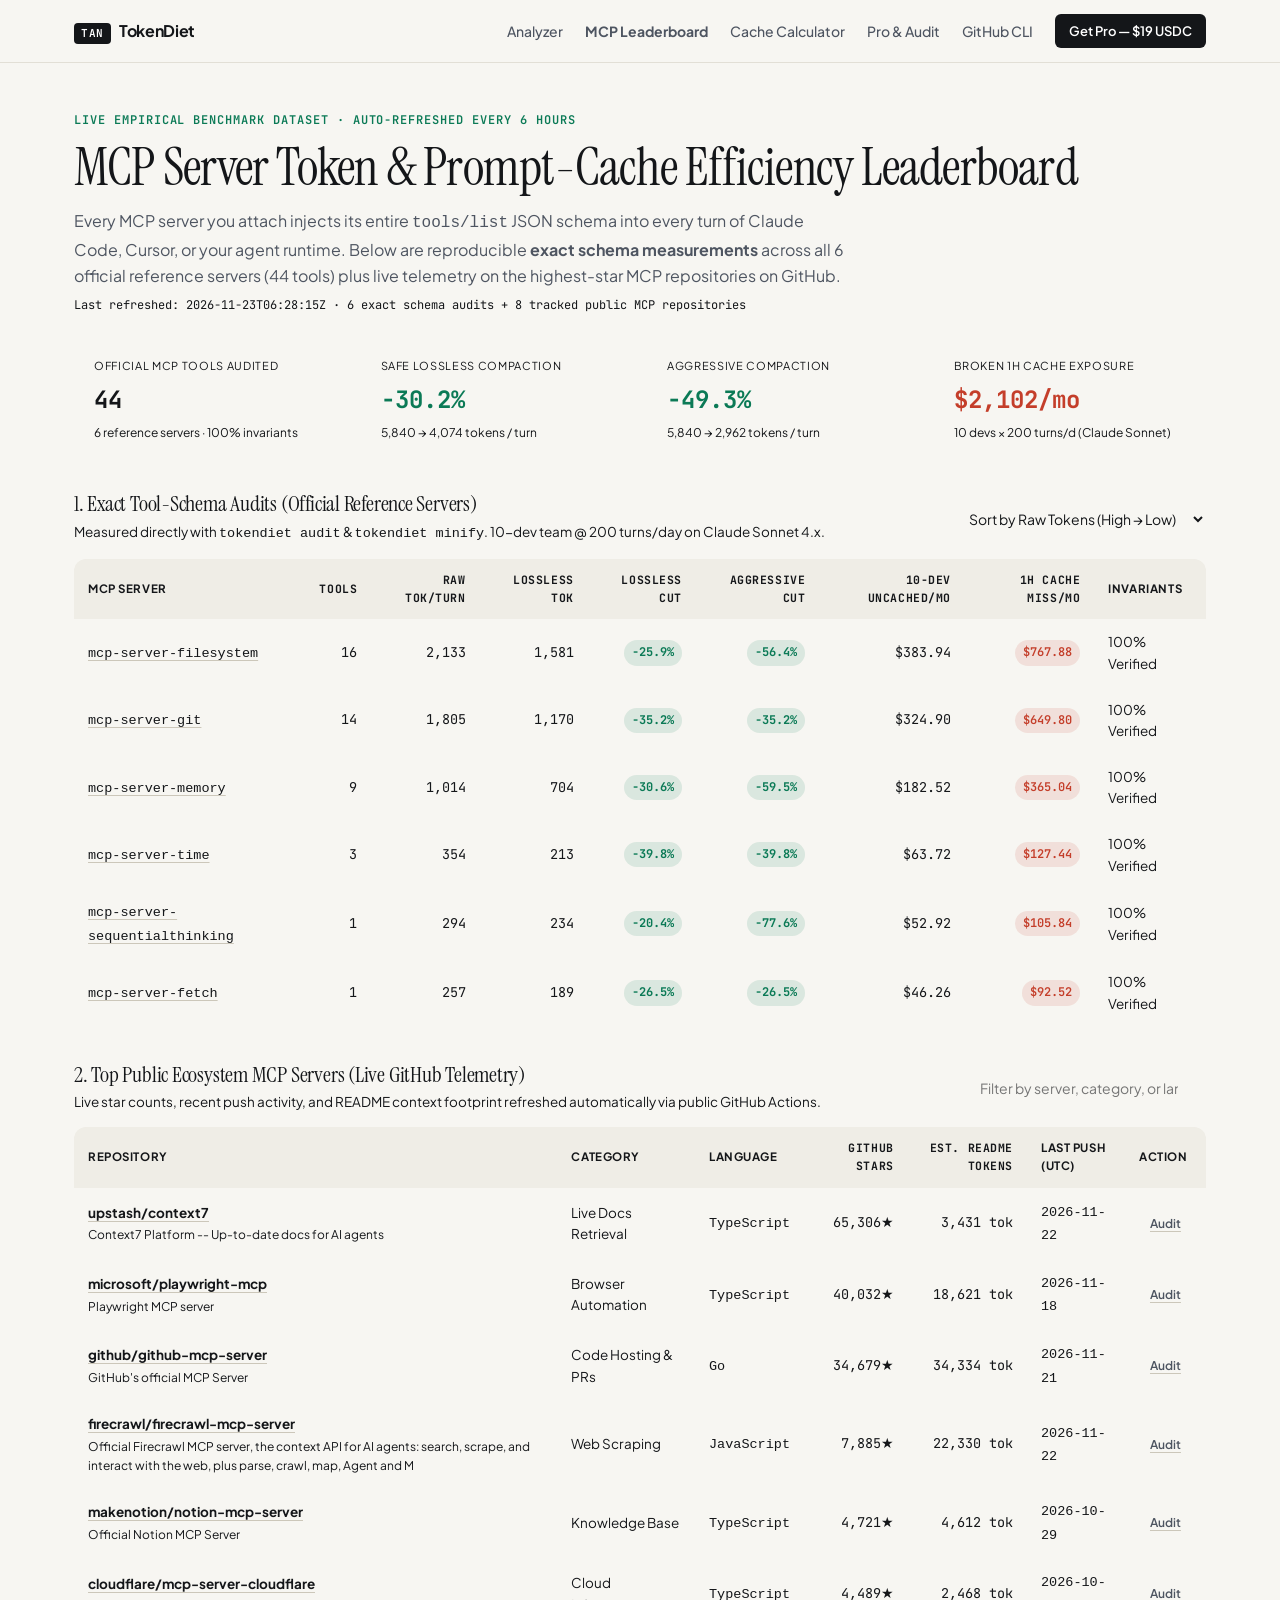
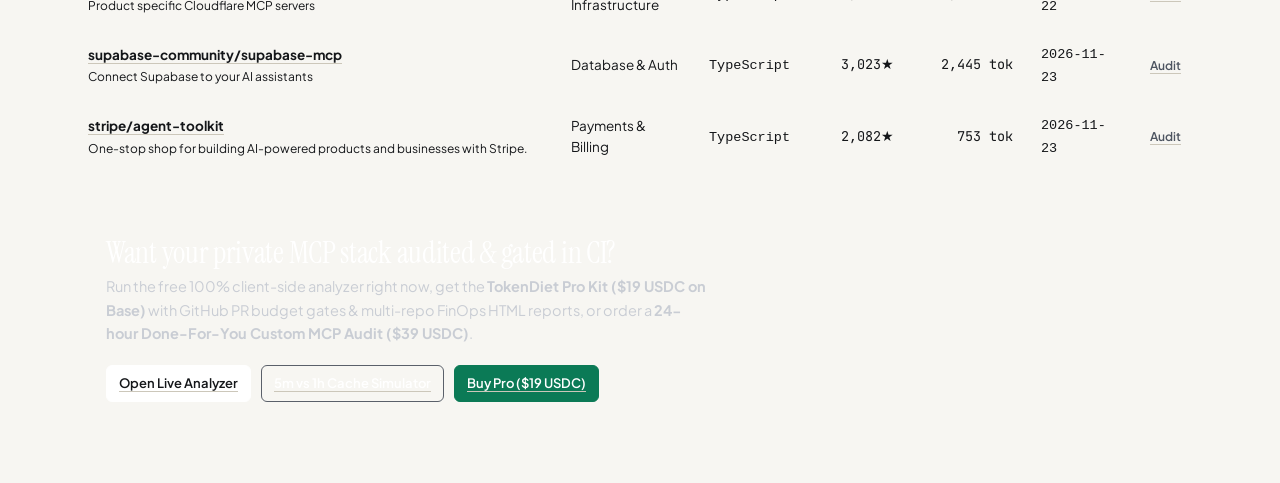
<file: docs/leaderboard.html>
<!DOCTYPE html>
<html lang="en">
<head>
  <meta charset="UTF-8" />
  <meta name="viewport" content="width=device-width, initial-scale=1.0" />
  <title>MCP Server Token &amp; Prompt-Cache Efficiency Leaderboard (2026) — TAN TokenDiet</title>
  <meta name="description" content="Live, reproducible token-overhead and prompt-cache cost leaderboard across official modelcontextprotocol/servers (44 tools) and top public MCP server repositories. Auto-refreshed via GitHub Actions." />
  <link rel="canonical" href="https://20171806011.github.io/tan-tokendiet/leaderboard.html" />
  <meta property="og:type" content="website" />
  <meta property="og:title" content="MCP Server Token &amp; Prompt-Cache Efficiency Leaderboard — TAN TokenDiet" />
  <meta property="og:description" content="Empirical token-bloat benchmarks for official MCP servers (5,840 -> 4,074 lossless / 2,962 aggressive) plus live tracking of major ecosystem MCP repositories." />
  <meta property="og:url" content="https://20171806011.github.io/tan-tokendiet/leaderboard.html" />
  <meta name="twitter:card" content="summary_large_image" />
  <script type="application/ld+json">
  {
    "@context": "https://schema.org",
    "@type": "Dataset",
    "name": "TAN TokenDiet MCP Server Token & Cache Efficiency Leaderboard",
    "description": "Empirical token-count, lossless schema compaction savings, and 5m/1h prompt-cache cost measurements for public Model Context Protocol (MCP) servers.",
    "url": "https://20171806011.github.io/tan-tokendiet/leaderboard.html",
    "license": "https://opensource.org/licenses/MIT",
    "creator": { "@type": "Organization", "name": "TAN TokenDiet" }
  }
  </script>
  <link rel="preconnect" href="https://fonts.googleapis.com" />
  <link rel="preconnect" href="https://fonts.gstatic.com" crossorigin />
  <link href="https://fonts.googleapis.com/css2?family=Instrument+Serif:ital@0;1&family=JetBrains+Mono:wght@400;500;600;700&family=Plus+Jakarta+Sans:wght@400;500;600;700&display=swap" rel="stylesheet" />
  <link rel="stylesheet" href="./styles.css" />
  <style>
    .lb-wrap { padding: 48px 0 72px; }
    .lb-kpis { display: grid; grid-template-columns: repeat(auto-fit, minmax(210px, 1fr)); gap: 14px; margin: 24px 0 32px; }
    .lb-kpi { background: var(--surface); border: 1px solid var(--border); border-radius: 12px; padding: 18px 20px; }
    .lb-kpi small { display: block; font-size: 11px; text-transform: uppercase; letter-spacing: .06em; color: var(--muted); margin-bottom: 6px; }
    .lb-kpi strong { font-family: 'JetBrains Mono', monospace; font-size: 24px; color: var(--ink); }
    .lb-kpi span { display: block; font-size: 12px; color: var(--muted); margin-top: 4px; }
    .lb-controls { display: flex; flex-wrap: wrap; gap: 10px; align-items: center; justify-content: space-between; margin: 18px 0 14px; }
    .lb-search { padding: 9px 14px; border: 1px solid var(--border); border-radius: 8px; font-family: inherit; font-size: 14px; min-width: 240px; background: var(--surface); color: var(--ink); }
    .lb-table-wrap { overflow-x: auto; background: var(--surface); border: 1px solid var(--border); border-radius: 12px; margin-bottom: 36px; }
    .lb-table { width: 100%; border-collapse: collapse; font-size: 13.5px; }
    .lb-table th, .lb-table td { padding: 12px 14px; border-bottom: 1px solid var(--border); text-align: left; }
    .lb-table th { background: var(--surface-alt, #efede6); font-size: 11.5px; text-transform: uppercase; letter-spacing: .05em; color: var(--muted); cursor: pointer; user-select: none; }
    .lb-table td.num, .lb-table th.num { text-align: right; font-family: 'JetBrains Mono', monospace; }
    .pill-save { display: inline-block; padding: 3px 8px; border-radius: 999px; background: rgba(11, 122, 86, 0.12); color: #0b7a56; font-weight: 700; font-family: 'JetBrains Mono', monospace; font-size: 12px; }
    .pill-warn { display: inline-block; padding: 3px 8px; border-radius: 999px; background: rgba(196, 62, 42, 0.12); color: #c43e2a; font-weight: 600; font-family: 'JetBrains Mono', monospace; font-size: 12px; }
    .cta-banner { background: var(--ink); color: #f7f6f2; border-radius: 14px; padding: 28px 32px; display: flex; flex-wrap: wrap; gap: 20px; align-items: center; justify-content: space-between; }
    .cta-banner h2 { font-family: 'Instrument Serif', serif; font-size: 30px; font-weight: 400; margin: 0 0 6px; color: #fff; }
    .cta-banner p { margin: 0; color: #c9cdd4; max-width: 600px; font-size: 14.5px; }
    .cta-actions { display: flex; gap: 10px; flex-wrap: wrap; }
  </style>
</head>
<body>
  <header class="site-header">
    <div class="container header-inner">
      <a href="./index.html" class="brand">
        <span class="brand-mark">TAN</span>
        <span>TokenDiet</span>
      </a>
      <nav class="nav-links" aria-label="Primary navigation">
        <a href="./index.html#analyzer">Analyzer</a>
        <a href="./leaderboard.html" aria-current="page"><strong>MCP Leaderboard</strong></a>
        <a href="./cache-calculator.html">Cache Calculator</a>
        <a href="./index.html#pricing">Pro &amp; Audit</a>
        <a href="https://github.com/20171806011/tan-tokendiet" target="_blank" rel="noopener">GitHub CLI</a>
        <a href="./index.html#pricing" class="nav-cta">Get Pro — $19 USDC</a>
      </nav>
    </div>
  </header>

  <main class="lb-wrap">
    <div class="container">
      <p class="eyebrow">Live Empirical Benchmark Dataset · Auto-Refreshed Every 6 Hours</p>
      <h1 style="font-family:'Instrument Serif',serif;font-size:clamp(34px,5vw,52px);line-height:1.08;margin:8px 0 12px;">MCP Server Token &amp; Prompt-Cache Efficiency Leaderboard</h1>
      <p class="hero-lead" style="max-width:780px;">
        Every MCP server you attach injects its entire <code>tools/list</code> JSON schema into every turn of Claude Code, Cursor, or your agent runtime.
        Below are reproducible <strong>exact schema measurements</strong> across all 6 official reference servers (44 tools) plus live telemetry on the highest-star MCP repositories on GitHub.
      </p>
      <p id="lb-updated" style="font-family:'JetBrains Mono',monospace;font-size:12px;color:var(--muted);margin-top:8px;">Loading live dataset…</p>

      <div class="lb-kpis">
        <div class="lb-kpi">
          <small>Official MCP Tools Audited</small>
          <strong id="kpi-tools">44</strong>
          <span>6 reference servers · 100% invariants</span>
        </div>
        <div class="lb-kpi">
          <small>Safe Lossless Compaction</small>
          <strong style="color:#0b7a56" id="kpi-safe">-30.2%</strong>
          <span>5,840 → 4,074 tokens / turn</span>
        </div>
        <div class="lb-kpi">
          <small>Aggressive Compaction</small>
          <strong style="color:#0b7a56" id="kpi-agg">-49.3%</strong>
          <span>5,840 → 2,962 tokens / turn</span>
        </div>
        <div class="lb-kpi">
          <small>Broken 1h Cache Exposure</small>
          <strong style="color:#c43e2a">$2,102/mo</strong>
          <span>10 devs × 200 turns/d (Claude Sonnet)</span>
        </div>
      </div>

      <section aria-labelledby="official-heading">
        <div class="lb-controls">
          <div>
            <h2 id="official-heading" style="margin:0;font-size:22px;">1. Exact Tool-Schema Audits (Official Reference Servers)</h2>
            <p style="margin:4px 0 0;font-size:13.5px;color:var(--muted);">Measured directly with <code>tokendiet audit</code> &amp; <code>tokendiet minify</code>. 10-dev team @ 200 turns/day on Claude Sonnet 4.x.</p>
          </div>
          <select id="sort-official" class="lb-search" style="min-width:200px;" aria-label="Sort official benchmarks">
            <option value="raw_tokens">Sort by Raw Tokens (High → Low)</option>
            <option value="safe_savings_pct">Sort by Lossless Savings %</option>
            <option value="aggressive_savings_pct">Sort by Aggressive Savings %</option>
            <option value="tools">Sort by Tool Count</option>
          </select>
        </div>

        <div class="lb-table-wrap">
          <table class="lb-table">
            <thead>
              <tr>
                <th>MCP Server</th>
                <th class="num">Tools</th>
                <th class="num">Raw Tok/Turn</th>
                <th class="num">Lossless Tok</th>
                <th class="num">Lossless Cut</th>
                <th class="num">Aggressive Cut</th>
                <th class="num">10-Dev Uncached/Mo</th>
                <th class="num">1h Cache Miss/Mo</th>
                <th>Invariants</th>
              </tr>
            </thead>
            <tbody id="official-tbody"></tbody>
          </table>
        </div>
      </section>

      <section aria-labelledby="eco-heading">
        <div class="lb-controls">
          <div>
            <h2 id="eco-heading" style="margin:0;font-size:22px;">2. Top Public Ecosystem MCP Servers (Live GitHub Telemetry)</h2>
            <p style="margin:4px 0 0;font-size:13.5px;color:var(--muted);">Live star counts, recent push activity, and README context footprint refreshed automatically via public GitHub Actions.</p>
          </div>
          <input type="search" id="eco-filter" class="lb-search" placeholder="Filter by server, category, or language…" aria-label="Filter ecosystem servers" />
        </div>

        <div class="lb-table-wrap">
          <table class="lb-table">
            <thead>
              <tr>
                <th>Repository</th>
                <th>Category</th>
                <th>Language</th>
                <th class="num">GitHub Stars</th>
                <th class="num">Est. README Tokens</th>
                <th>Last Push (UTC)</th>
                <th>Action</th>
              </tr>
            </thead>
            <tbody id="eco-tbody"></tbody>
          </table>
        </div>
      </section>

      <div class="cta-banner">
        <div>
          <h2>Want your private MCP stack audited &amp; gated in CI?</h2>
          <p>
            Run the free 100% client-side analyzer right now, get the <strong>TokenDiet Pro Kit ($19 USDC on Base)</strong> with GitHub PR budget gates &amp; multi-repo FinOps HTML reports,
            or order a <strong>24-hour Done-For-You Custom MCP Audit ($39 USDC)</strong>.
          </p>
        </div>
        <div class="cta-actions">
          <a href="./index.html#analyzer" class="btn" style="background:#fff;color:#141619;border-color:#fff;">Open Live Analyzer</a>
          <a href="./cache-calculator.html" class="btn" style="background:transparent;color:#fff;border-color:#5a606a;">5m vs 1h Cache Simulator</a>
          <a href="./index.html#pricing" class="btn btn-save">Buy Pro ($19 USDC)</a>
        </div>
      </div>
    </div>
  </main>

  <script>
    const FALLBACK_DATA = {
      generated_at_utc: "2026-11-23T06:25:00Z",
      official_measured: [
        { name: "mcp-server-filesystem", repo: "modelcontextprotocol/servers", repo_url: "https://github.com/modelcontextprotocol/servers/tree/main/src/filesystem", tools: 16, raw_tokens: 2133, safe_tokens: 1581, safe_savings_pct: 25.9, aggressive_savings_pct: 56.4, monthly_uncached_usd_10dev: 383.94, monthly_1h_miss_usd_10dev: 767.88, invariants_passed: true },
        { name: "mcp-server-git", repo: "modelcontextprotocol/servers", repo_url: "https://github.com/modelcontextprotocol/servers/tree/main/src/git", tools: 14, raw_tokens: 1805, safe_tokens: 1170, safe_savings_pct: 35.2, aggressive_savings_pct: 35.2, monthly_uncached_usd_10dev: 324.90, monthly_1h_miss_usd_10dev: 649.80, invariants_passed: true },
        { name: "mcp-server-memory", repo: "modelcontextprotocol/servers", repo_url: "https://github.com/modelcontextprotocol/servers/tree/main/src/memory", tools: 9, raw_tokens: 1014, safe_tokens: 704, safe_savings_pct: 30.6, aggressive_savings_pct: 59.5, monthly_uncached_usd_10dev: 182.52, monthly_1h_miss_usd_10dev: 365.04, invariants_passed: true },
        { name: "mcp-server-time", repo: "modelcontextprotocol/servers", repo_url: "https://github.com/modelcontextprotocol/servers/tree/main/src/time", tools: 3, raw_tokens: 354, safe_tokens: 213, safe_savings_pct: 39.8, aggressive_savings_pct: 39.8, monthly_uncached_usd_10dev: 63.72, monthly_1h_miss_usd_10dev: 127.44, invariants_passed: true },
        { name: "mcp-server-sequentialthinking", repo: "modelcontextprotocol/servers", repo_url: "https://github.com/modelcontextprotocol/servers/tree/main/src/sequentialthinking", tools: 1, raw_tokens: 294, safe_tokens: 234, safe_savings_pct: 20.4, aggressive_savings_pct: 77.6, monthly_uncached_usd_10dev: 52.92, monthly_1h_miss_usd_10dev: 105.84, invariants_passed: true },
        { name: "mcp-server-fetch", repo: "modelcontextprotocol/servers", repo_url: "https://github.com/modelcontextprotocol/servers/tree/main/src/fetch", tools: 1, raw_tokens: 257, safe_tokens: 189, safe_savings_pct: 26.5, aggressive_savings_pct: 26.5, monthly_uncached_usd_10dev: 46.26, monthly_1h_miss_usd_10dev: 92.52, invariants_passed: true }
      ],
      ecosystem_watchlist: []
    };

    let dataset = FALLBACK_DATA;

    function esc(s) {
      return String(s ?? "").replace(/[&<>"']/g, c => ({ "&":"&amp;","<":"&lt;",">":"&gt;",'"':"&quot;","'":"&#39;" }[c]));
    }

    function renderOfficial() {
      const sortKey = document.getElementById("sort-official").value;
      const rows = [...(dataset.official_measured || [])].sort((a, b) => (b[sortKey] || 0) - (a[sortKey] || 0));
      const tbody = document.getElementById("official-tbody");
      tbody.innerHTML = rows.map(r => `
        <tr>
          <td><a href="${esc(r.repo_url)}" target="_blank" rel="noopener"><code>${esc(r.name)}</code></a></td>
          <td class="num">${r.tools}</td>
          <td class="num">${Number(r.raw_tokens).toLocaleString()}</td>
          <td class="num">${Number(r.safe_tokens).toLocaleString()}</td>
          <td class="num"><span class="pill-save">-${r.safe_savings_pct}%</span></td>
          <td class="num"><span class="pill-save">-${r.aggressive_savings_pct}%</span></td>
          <td class="num">$${Number(r.monthly_uncached_usd_10dev).toFixed(2)}</td>
          <td class="num"><span class="pill-warn">$${Number(r.monthly_1h_miss_usd_10dev).toFixed(2)}</span></td>
          <td>${r.invariants_passed ? "100% Verified" : "Check"}</td>
        </tr>
      `).join("");
    }

    function renderEco() {
      const q = (document.getElementById("eco-filter").value || "").trim().toLowerCase();
      const rows = (dataset.ecosystem_watchlist || []).filter(r => {
        if (!q) return true;
        return `${r.repo} ${r.category} ${r.language} ${r.description}`.toLowerCase().includes(q);
      });
      const tbody = document.getElementById("eco-tbody");
      if (!rows.length) {
        tbody.innerHTML = `<tr><td colspan="7" style="color:var(--muted);text-align:center;padding:24px;">No matching ecosystem MCP repositories.</td></tr>`;
        return;
      }
      tbody.innerHTML = rows.map(r => `
        <tr>
          <td>
            <a href="${esc(r.repo_url)}" target="_blank" rel="noopener"><strong>${esc(r.repo)}</strong></a>
            <div style="font-size:12px;color:var(--muted);margin-top:2px;">${esc(r.description)}</div>
          </td>
          <td>${esc(r.category)}</td>
          <td><code>${esc(r.language)}</code></td>
          <td class="num">${Number(r.stars || 0).toLocaleString()}★</td>
          <td class="num">${Number(r.est_doc_tokens || 0).toLocaleString()} tok</td>
          <td><code>${esc((r.pushed_at || "").slice(0, 10) || "—")}</code></td>
          <td><a href="./index.html#analyzer" class="btn btn-ghost" style="padding:5px 10px;font-size:12px;">Audit</a></td>
        </tr>
      `).join("");
    }

    document.getElementById("sort-official").addEventListener("change", renderOfficial);
    document.getElementById("eco-filter").addEventListener("input", renderEco);

    fetch("./data/mcp_leaderboard.json")
      .then(r => r.ok ? r.json() : FALLBACK_DATA)
      .then(d => {
        dataset = d;
        document.getElementById("lb-updated").textContent =
          `Last refreshed: ${d.generated_at_utc} · ${(d.official_measured || []).length} exact schema audits + ${(d.ecosystem_watchlist || []).length} tracked public MCP repositories`;
        renderOfficial();
        renderEco();
      })
      .catch(() => {
        document.getElementById("lb-updated").textContent = `Embedded benchmark snapshot (${FALLBACK_DATA.generated_at_utc})`;
        renderOfficial();
        renderEco();
      });
  </script>
</body>
</html>
</file>
<file: docs/styles.css>
:root {
  --bg-canvas: #f7f6f2;
  --bg-surface: #ffffff;
  --bg-subtle: #efede6;
  --bg-code: #f3f1eb;
  --ink-primary: #141619;
  --ink-secondary: #4e5561;
  --ink-muted: #757c88;
  --border-hairline: #e2dfd6;
  --border-strong: #ccc7ba;
  --accent-save: #0b7a56;
  --accent-save-soft: #e7f5ef;
  --accent-danger: #c43e2a;
  --accent-danger-soft: #fcece9;
  --accent-warn: #a66008;
  --accent-warn-soft: #fdf4e4;
  --accent-ink: #1b2430;
  --shadow-sm: 0 1px 2px rgba(20, 22, 25, 0.04), 0 4px 12px rgba(20, 22, 25, 0.03);
  --shadow-md: 0 2px 6px rgba(20, 22, 25, 0.06), 0 12px 28px rgba(20, 22, 25, 0.05);
  --radius-sm: 6px;
  --radius-md: 10px;
  --radius-lg: 14px;
  --font-serif: "Instrument Serif", Georgia, "Times New Roman", serif;
  --font-sans: "Plus Jakarta Sans", -apple-system, BlinkMacSystemFont, "Segoe UI", sans-serif;
  --font-mono: "JetBrains Mono", ui-monospace, SFMono-Regular, Menlo, monospace;
}

*,
*::before,
*::after {
  box-sizing: border-box;
}

html {
  scroll-behavior: smooth;
  -webkit-font-smoothing: antialiased;
}

body {
  margin: 0;
  background-color: var(--bg-canvas);
  color: var(--ink-primary);
  font-family: var(--font-sans);
  font-size: 15px;
  line-height: 1.6;
}

a {
  color: var(--ink-primary);
  text-decoration-color: var(--border-strong);
  text-underline-offset: 3px;
}

a:hover {
  text-decoration-color: var(--ink-primary);
}

.container {
  width: 100%;
  max-width: 1180px;
  margin: 0 auto;
  padding: 0 24px;
}

/* Header */
.site-header {
  position: sticky;
  top: 0;
  z-index: 40;
  background: rgba(247, 246, 242, 0.92);
  backdrop-filter: blur(10px);
  border-bottom: 1px solid var(--border-hairline);
}

.header-inner {
  display: flex;
  align-items: center;
  justify-content: space-between;
  height: 62px;
  gap: 20px;
}

.brand {
  display: inline-flex;
  align-items: baseline;
  gap: 8px;
  text-decoration: none;
  font-weight: 700;
  letter-spacing: -0.02em;
  font-size: 16px;
}

.brand-mark {
  display: inline-flex;
  align-items: center;
  justify-content: center;
  padding: 2px 7px;
  border-radius: 4px;
  background: var(--ink-primary);
  color: #ffffff;
  font-family: var(--font-mono);
  font-size: 11px;
  font-weight: 600;
  letter-spacing: 0.06em;
}

.nav-links {
  display: flex;
  align-items: center;
  gap: 22px;
  font-size: 14px;
  font-weight: 500;
}

.nav-links a {
  text-decoration: none;
  color: var(--ink-secondary);
  transition: color 0.15s ease;
}

.nav-links a:hover {
  color: var(--ink-primary);
}

.nav-cta {
  padding: 7px 14px;
  border-radius: var(--radius-sm);
  background: var(--ink-primary);
  color: #ffffff !important;
  font-weight: 600;
  font-size: 13px;
  transition: transform 0.12s ease, opacity 0.15s ease;
}

.nav-cta:hover {
  opacity: 0.9;
  transform: translateY(-1px);
}

/* Hero */
.hero {
  padding: 44px 0 28px;
}

.hero-grid {
  display: grid;
  grid-template-columns: 1.4fr 0.85fr;
  gap: 36px;
  align-items: end;
}

.eyebrow {
  font-family: var(--font-mono);
  font-size: 12px;
  letter-spacing: 0.08em;
  text-transform: uppercase;
  color: var(--accent-save);
  font-weight: 600;
  margin: 0 0 10px;
}

h1 {
  margin: 0 0 14px;
  font-family: var(--font-serif);
  font-size: clamp(2.35rem, 4.4vw, 3.45rem);
  font-weight: 400;
  line-height: 1.07;
  letter-spacing: -0.015em;
  color: var(--ink-primary);
}

.hero-lead {
  margin: 0;
  font-size: 16px;
  color: var(--ink-secondary);
  max-width: 62ch;
}

.hero-meta {
  display: flex;
  flex-direction: column;
  gap: 10px;
  padding: 18px 20px;
  background: var(--bg-surface);
  border: 1px solid var(--border-hairline);
  border-radius: var(--radius-md);
  box-shadow: var(--shadow-sm);
}

.cli-snippet {
  display: flex;
  align-items: center;
  justify-content: space-between;
  gap: 10px;
  padding: 9px 12px;
  background: var(--bg-code);
  border: 1px solid var(--border-hairline);
  border-radius: var(--radius-sm);
  font-family: var(--font-mono);
  font-size: 12px;
  color: var(--ink-primary);
}

.cli-snippet code {
  flex: 1;
  min-width: 0;
  white-space: nowrap;
  overflow-x: auto;
  scrollbar-width: none;
}

.cli-snippet code::-webkit-scrollbar {
  display: none;
}

.hero-privacy-note {
  margin: 0;
  font-size: 12.5px;
  color: var(--ink-muted);
}

/* Main Workbench */
.workbench {
  padding-bottom: 52px;
}

.workbench-shell {
  background: var(--bg-surface);
  border: 1px solid var(--border-hairline);
  border-radius: var(--radius-lg);
  box-shadow: var(--shadow-md);
  overflow: hidden;
}

.toolbar {
  display: flex;
  flex-wrap: wrap;
  align-items: center;
  justify-content: space-between;
  gap: 12px;
  padding: 14px 20px;
  background: var(--bg-subtle);
  border-bottom: 1px solid var(--border-hairline);
}

.sample-group {
  display: flex;
  flex-wrap: wrap;
  align-items: center;
  gap: 8px;
}

.toolbar-label {
  font-family: var(--font-mono);
  font-size: 11.5px;
  text-transform: uppercase;
  letter-spacing: 0.05em;
  color: var(--ink-muted);
  margin-right: 4px;
}

.btn {
  display: inline-flex;
  align-items: center;
  justify-content: center;
  gap: 6px;
  padding: 7px 12px;
  border-radius: var(--radius-sm);
  border: 1px solid var(--border-strong);
  background: var(--bg-surface);
  color: var(--ink-primary);
  font-family: var(--font-sans);
  font-size: 13px;
  font-weight: 600;
  cursor: pointer;
  transition: background 0.14s ease, border-color 0.14s ease, transform 0.1s ease;
}

.btn:hover {
  background: var(--bg-canvas);
  border-color: var(--ink-primary);
}

.btn:active {
  transform: translateY(1px);
}

.btn-primary {
  background: var(--ink-primary);
  color: #ffffff;
  border-color: var(--ink-primary);
}

.btn-primary:hover {
  background: #272c33;
  border-color: #272c33;
}

.btn-save {
  background: var(--accent-save);
  color: #ffffff;
  border-color: var(--accent-save);
}

.btn-save:hover {
  background: #086345;
  border-color: #086345;
}

.btn-ghost {
  background: transparent;
  border-color: transparent;
  color: var(--ink-secondary);
}

.btn-ghost:hover {
  background: var(--bg-subtle);
  border-color: var(--border-hairline);
  color: var(--ink-primary);
}

.btn.is-active {
  background: var(--ink-primary);
  color: #ffffff;
  border-color: var(--ink-primary);
}

/* Controls strip */
.cost-controls {
  display: grid;
  grid-template-columns: repeat(4, minmax(0, 1fr));
  gap: 16px;
  padding: 16px 20px;
  border-bottom: 1px solid var(--border-hairline);
  background: #fbfaf7;
}

.control-field {
  display: flex;
  flex-direction: column;
  gap: 5px;
}

.control-field label {
  display: flex;
  justify-content: space-between;
  font-size: 12px;
  font-weight: 600;
  color: var(--ink-secondary);
}

.control-val {
  font-family: var(--font-mono);
  color: var(--ink-primary);
}

.control-field select,
.control-field input[type="range"] {
  width: 100%;
}

.control-field select {
  padding: 6px 8px;
  border-radius: var(--radius-sm);
  border: 1px solid var(--border-strong);
  background: var(--bg-surface);
  font-family: var(--font-sans);
  font-size: 13px;
  color: var(--ink-primary);
}

.control-field input[type="range"] {
  accent-color: var(--ink-primary);
  cursor: pointer;
}

/* Two-pane workspace */
.panes {
  display: grid;
  grid-template-columns: 1fr 1.15fr;
  min-height: 520px;
}

.pane-left {
  display: flex;
  flex-direction: column;
  border-right: 1px solid var(--border-hairline);
}

.pane-header {
  display: flex;
  align-items: center;
  justify-content: space-between;
  padding: 11px 18px;
  border-bottom: 1px solid var(--border-hairline);
  font-size: 12.5px;
  font-weight: 600;
  color: var(--ink-secondary);
}

.editor-textarea {
  flex: 1;
  width: 100%;
  min-height: 440px;
  padding: 16px 18px;
  border: none;
  outline: none;
  resize: vertical;
  background: var(--bg-surface);
  color: var(--ink-primary);
  font-family: var(--font-mono);
  font-size: 12.5px;
  line-height: 1.55;
}

.editor-footer {
  display: flex;
  align-items: center;
  justify-content: space-between;
  padding: 10px 18px;
  border-top: 1px solid var(--border-hairline);
  background: #fbfaf7;
  font-size: 12px;
  color: var(--ink-muted);
}

.pane-right {
  display: flex;
  flex-direction: column;
  padding: 20px;
  gap: 18px;
  background: var(--bg-surface);
}

/* Telemetry Summary Strip */
.kpi-strip {
  display: grid;
  grid-template-columns: repeat(4, minmax(0, 1fr));
  gap: 12px;
}

.kpi-cell {
  padding: 13px 14px;
  border-radius: var(--radius-md);
  border: 1px solid var(--border-hairline);
  background: #fbfaf7;
}

.kpi-label {
  font-size: 11.5px;
  font-weight: 600;
  color: var(--ink-muted);
  text-transform: uppercase;
  letter-spacing: 0.04em;
  margin-bottom: 4px;
}

.kpi-num {
  font-family: var(--font-mono);
  font-size: 20px;
  font-weight: 700;
  letter-spacing: -0.02em;
  color: var(--ink-primary);
}

.kpi-sub {
  font-size: 12px;
  color: var(--ink-secondary);
  margin-top: 2px;
}

.kpi-num.is-save {
  color: var(--accent-save);
}

.kpi-num.is-danger {
  color: var(--accent-danger);
}

/* Tabs inside results pane */
.result-tabs {
  display: flex;
  align-items: center;
  gap: 6px;
  border-bottom: 1px solid var(--border-hairline);
  padding-bottom: 10px;
}

.tab-btn {
  padding: 6px 12px;
  border: 1px solid transparent;
  border-radius: var(--radius-sm);
  background: transparent;
  font-family: var(--font-sans);
  font-size: 13px;
  font-weight: 600;
  color: var(--ink-secondary);
  cursor: pointer;
}

.tab-btn:hover {
  color: var(--ink-primary);
  background: var(--bg-subtle);
}

.tab-btn.is-active {
  color: var(--ink-primary);
  background: var(--bg-subtle);
  border-color: var(--border-strong);
}

.tab-panel {
  display: none;
}

.tab-panel.is-active {
  display: block;
}

/* Bar chart */
.bar-list {
  display: flex;
  flex-direction: column;
  gap: 10px;
}

.bar-row {
  display: flex;
  flex-direction: column;
  gap: 4px;
}

.bar-meta {
  display: flex;
  justify-content: space-between;
  font-size: 12.5px;
}

.bar-name {
  font-family: var(--font-mono);
  font-weight: 600;
  color: var(--ink-primary);
}

.bar-val {
  font-family: var(--font-mono);
  color: var(--ink-secondary);
}

.bar-track {
  height: 9px;
  border-radius: 99px;
  background: var(--bg-subtle);
  overflow: hidden;
  display: flex;
}

.bar-seg-desc {
  background: var(--accent-danger);
  height: 100%;
}

.bar-seg-schema {
  background: var(--ink-primary);
  height: 100%;
}

.bar-legend {
  display: flex;
  gap: 16px;
  font-size: 12px;
  color: var(--ink-muted);
  margin-bottom: 10px;
}

.swatch {
  display: inline-block;
  width: 9px;
  height: 9px;
  border-radius: 2px;
  margin-right: 5px;
  vertical-align: middle;
}

/* Findings list */
.findings-list {
  display: flex;
  flex-direction: column;
  gap: 9px;
  max-height: 350px;
  overflow-y: auto;
  padding-right: 4px;
}

.finding-item {
  padding: 11px 13px;
  border-radius: var(--radius-sm);
  border: 1px solid var(--border-hairline);
  background: #ffffff;
}

.finding-head {
  display: flex;
  align-items: center;
  gap: 8px;
  margin-bottom: 4px;
  flex-wrap: wrap;
}

.badge {
  display: inline-block;
  padding: 1px 7px;
  border-radius: 4px;
  font-family: var(--font-mono);
  font-size: 11px;
  font-weight: 600;
  text-transform: uppercase;
}

.badge-critical {
  background: var(--accent-danger-soft);
  color: var(--accent-danger);
}

.badge-warning {
  background: var(--accent-warn-soft);
  color: var(--accent-warn);
}

.badge-info {
  background: var(--bg-subtle);
  color: var(--ink-secondary);
}

.badge-save {
  background: var(--accent-save-soft);
  color: var(--accent-save);
}

.finding-target {
  font-family: var(--font-mono);
  font-size: 12px;
  color: var(--ink-secondary);
}

.finding-msg {
  margin: 0 0 3px;
  font-size: 13.5px;
  color: var(--ink-primary);
}

.finding-fix {
  margin: 0;
  font-size: 12.5px;
  color: var(--ink-muted);
}

/* Compacted output */
.minify-controls {
  display: flex;
  flex-wrap: wrap;
  align-items: center;
  justify-content: space-between;
  gap: 10px;
  margin-bottom: 12px;
}

.toggle-label {
  display: inline-flex;
  align-items: center;
  gap: 7px;
  font-size: 13px;
  font-weight: 500;
  cursor: pointer;
}

.code-output {
  width: 100%;
  height: 270px;
  padding: 13px;
  border-radius: var(--radius-sm);
  border: 1px solid var(--border-hairline);
  background: var(--bg-code);
  font-family: var(--font-mono);
  font-size: 12px;
  line-height: 1.5;
  overflow: auto;
  white-space: pre;
  margin: 0;
}

/* Pricing / Pro Section */
.section {
  padding: 56px 0;
  border-top: 1px solid var(--border-hairline);
}

.section-head {
  max-width: 680px;
  margin-bottom: 32px;
}

h2 {
  margin: 0 0 10px;
  font-family: var(--font-serif);
  font-size: clamp(1.9rem, 3vw, 2.55rem);
  font-weight: 400;
  line-height: 1.12;
  letter-spacing: -0.01em;
}

.section-sub {
  margin: 0;
  font-size: 15.5px;
  color: var(--ink-secondary);
}

.pricing-grid {
  display: grid;
  grid-template-columns: repeat(3, minmax(0, 1fr));
  gap: 20px;
}

.bench-table-wrap {
  background: var(--bg-surface);
  border: 1px solid var(--border-hairline);
  border-radius: var(--radius-lg);
  box-shadow: var(--shadow-sm);
  overflow-x: auto;
}

.bench-table {
  width: 100%;
  border-collapse: collapse;
  font-size: 13.5px;
}

.bench-table th,
.bench-table td {
  padding: 12px 16px;
  border-bottom: 1px solid var(--border-hairline);
  text-align: left;
  white-space: nowrap;
}

.bench-table th {
  background: var(--bg-subtle);
  font-family: var(--font-mono);
  font-size: 11.5px;
  text-transform: uppercase;
  letter-spacing: 0.05em;
  color: var(--ink-secondary);
}

.bench-table td.num,
.bench-table th.num {
  text-align: right;
  font-family: var(--font-mono);
}

.bench-table tr.bench-total td {
  background: #fbfaf7;
  font-weight: 700;
  border-bottom: none;
}

.bench-save {
  color: var(--accent-save);
  font-weight: 700;
}

.plan-card {
  display: flex;
  flex-direction: column;
  justify-content: space-between;
  padding: 28px;
  background: var(--bg-surface);
  border: 1px solid var(--border-hairline);
  border-radius: var(--radius-lg);
  box-shadow: var(--shadow-sm);
}

.plan-card.is-featured {
  border-color: var(--ink-primary);
  box-shadow: var(--shadow-md);
}

.plan-kicker {
  font-family: var(--font-mono);
  font-size: 11.5px;
  text-transform: uppercase;
  letter-spacing: 0.07em;
  color: var(--ink-muted);
  margin-bottom: 6px;
}

.plan-title {
  margin: 0 0 8px;
  font-size: 21px;
  font-weight: 700;
  letter-spacing: -0.02em;
}

.plan-price {
  display: flex;
  align-items: baseline;
  gap: 8px;
  margin: 14px 0 16px;
}

.price-main {
  font-family: var(--font-mono);
  font-size: 32px;
  font-weight: 700;
  letter-spacing: -0.03em;
}

.price-note {
  font-size: 13.5px;
  color: var(--ink-muted);
}

.plan-list {
  list-style: none;
  padding: 0;
  margin: 0 0 24px;
  display: flex;
  flex-direction: column;
  gap: 9px;
}

.plan-list li {
  position: relative;
  padding-left: 20px;
  font-size: 14px;
  color: var(--ink-secondary);
}

.plan-list li::before {
  content: "✓";
  position: absolute;
  left: 0;
  color: var(--accent-save);
  font-weight: 700;
}

.checkout-status-note {
  margin: 10px 0 0;
  font-size: 12.5px;
  color: var(--ink-muted);
}

/* Policies / Compliance Grid (Stripe Underwriting Ready) */
.policy-grid {
  display: grid;
  grid-template-columns: repeat(2, minmax(0, 1fr));
  gap: 20px;
}

.policy-block {
  padding: 20px 22px;
  background: var(--bg-surface);
  border: 1px solid var(--border-hairline);
  border-radius: var(--radius-md);
}

.policy-block h3 {
  margin: 0 0 8px;
  font-size: 15.5px;
  font-weight: 700;
}

.policy-block p {
  margin: 0;
  font-size: 13.5px;
  color: var(--ink-secondary);
}

/* Footer */
.site-footer {
  padding: 28px 0 42px;
  border-top: 1px solid var(--border-hairline);
  font-size: 13px;
  color: var(--ink-muted);
}

.footer-inner {
  display: flex;
  flex-wrap: wrap;
  justify-content: space-between;
  gap: 14px;
}

/* On-Chain USDC Checkout Modal */
.modal-backdrop {
  position: fixed;
  inset: 0;
  z-index: 100;
  background: rgba(20, 22, 25, 0.56);
  backdrop-filter: blur(4px);
  display: none;
  align-items: center;
  justify-content: center;
  padding: 20px;
}

.modal-backdrop.is-open {
  display: flex;
}

.modal-card {
  width: 100%;
  max-width: 560px;
  background: var(--bg-surface);
  border: 1px solid var(--border-strong);
  border-radius: var(--radius-lg);
  box-shadow: 0 24px 60px rgba(20, 22, 25, 0.24);
  overflow: hidden;
}

.modal-header {
  display: flex;
  align-items: center;
  justify-content: space-between;
  padding: 16px 22px;
  background: var(--bg-subtle);
  border-bottom: 1px solid var(--border-hairline);
}

.modal-header h3 {
  margin: 0;
  font-size: 16px;
  font-weight: 700;
}

.modal-body {
  padding: 20px 22px;
  display: flex;
  flex-direction: column;
  gap: 14px;
}

.pay-summary {
  display: flex;
  justify-content: space-between;
  align-items: baseline;
  padding: 12px 14px;
  background: #fbfaf7;
  border: 1px solid var(--border-hairline);
  border-radius: var(--radius-sm);
}

.pay-amount {
  font-family: var(--font-mono);
  font-size: 20px;
  font-weight: 700;
  color: var(--accent-save);
}

.addr-box {
  display: flex;
  align-items: center;
  gap: 8px;
  padding: 9px 11px;
  background: var(--bg-code);
  border: 1px solid var(--border-hairline);
  border-radius: var(--radius-sm);
  font-family: var(--font-mono);
  font-size: 12px;
}

.addr-box code {
  flex: 1;
  min-width: 0;
  overflow-x: auto;
  white-space: nowrap;
}

.verify-row {
  display: flex;
  gap: 8px;
}

.verify-input {
  flex: 1;
  padding: 8px 11px;
  border: 1px solid var(--border-strong);
  border-radius: var(--radius-sm);
  font-family: var(--font-mono);
  font-size: 12.5px;
  background: var(--bg-surface);
  color: var(--ink-primary);
}

.verify-result {
  font-size: 13px;
  padding: 10px 12px;
  border-radius: var(--radius-sm);
  display: none;
}

.verify-result.is-ok {
  display: block;
  background: var(--accent-save-soft);
  color: var(--accent-save);
  border: 1px solid #b5e0ce;
}

.verify-result.is-err {
  display: block;
  background: var(--accent-danger-soft);
  color: var(--accent-danger);
  border: 1px solid #f2c2ba;
}

.modal-meta {
  font-size: 12px;
  color: var(--ink-muted);
  margin: 0;
}

@media (max-width: 960px) {
  .hero-grid,
  .panes,
  .pricing-grid,
  .policy-grid {
    grid-template-columns: 1fr;
  }
  .pane-left {
    border-right: none;
    border-bottom: 1px solid var(--border-hairline);
  }
  .cost-controls,
  .kpi-strip {
    grid-template-columns: repeat(2, minmax(0, 1fr));
  }
}

@media (max-width: 560px) {
  .nav-links a:not(.nav-cta) {
    display: none;
  }
  .cost-controls,
  .kpi-strip {
    grid-template-columns: 1fr;
  }
}
</file>
